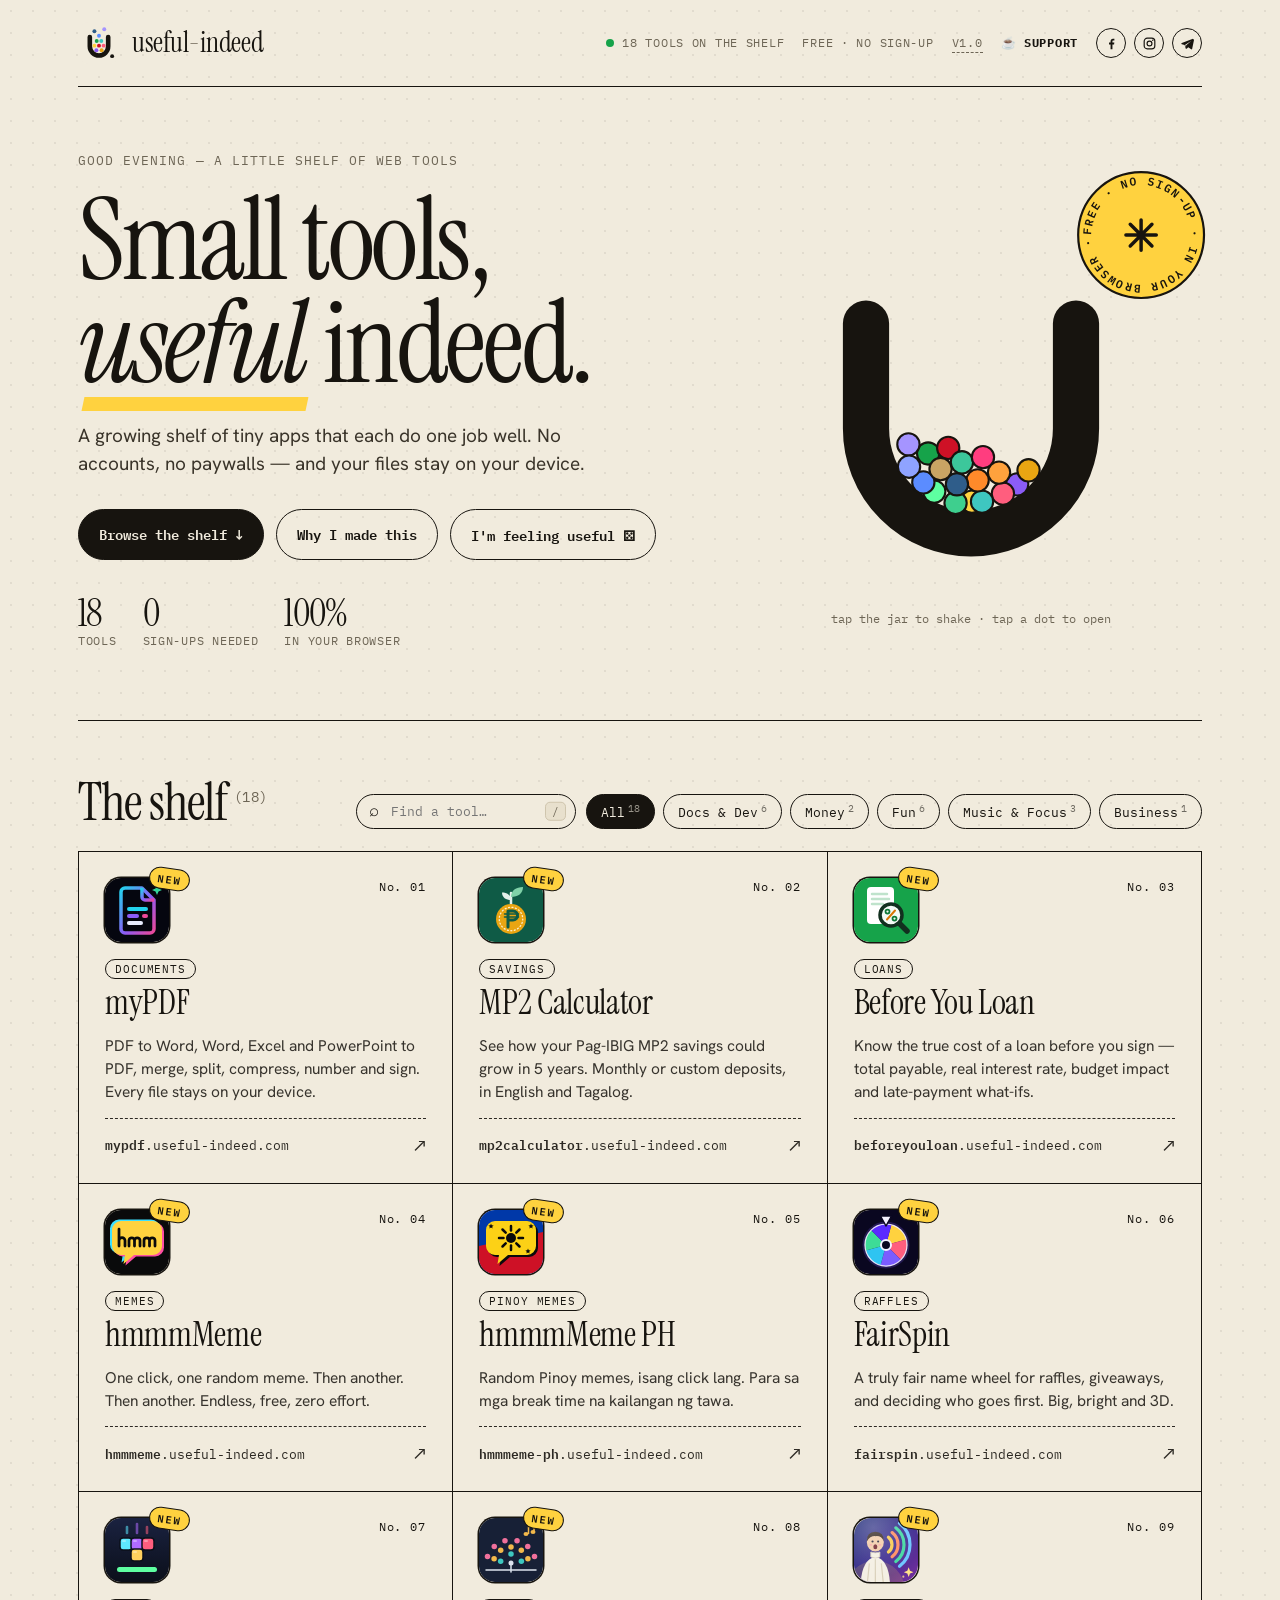
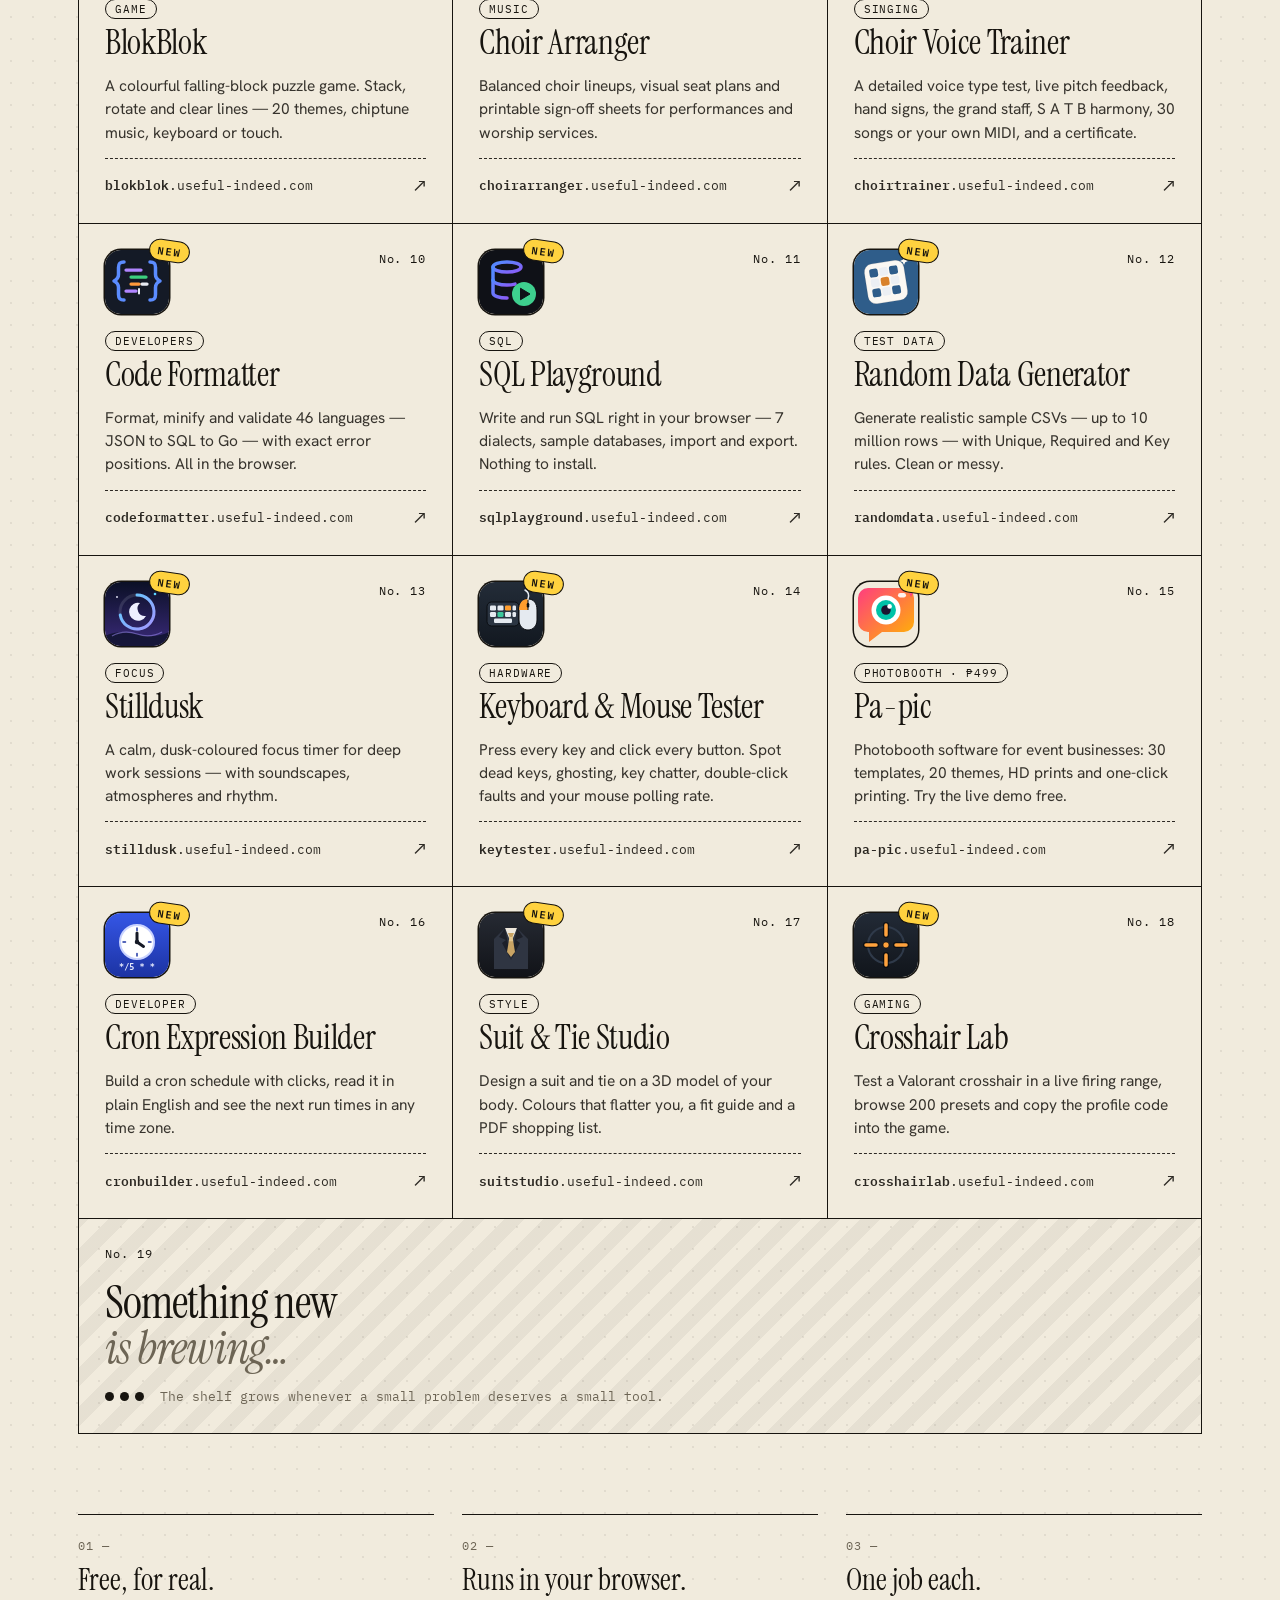
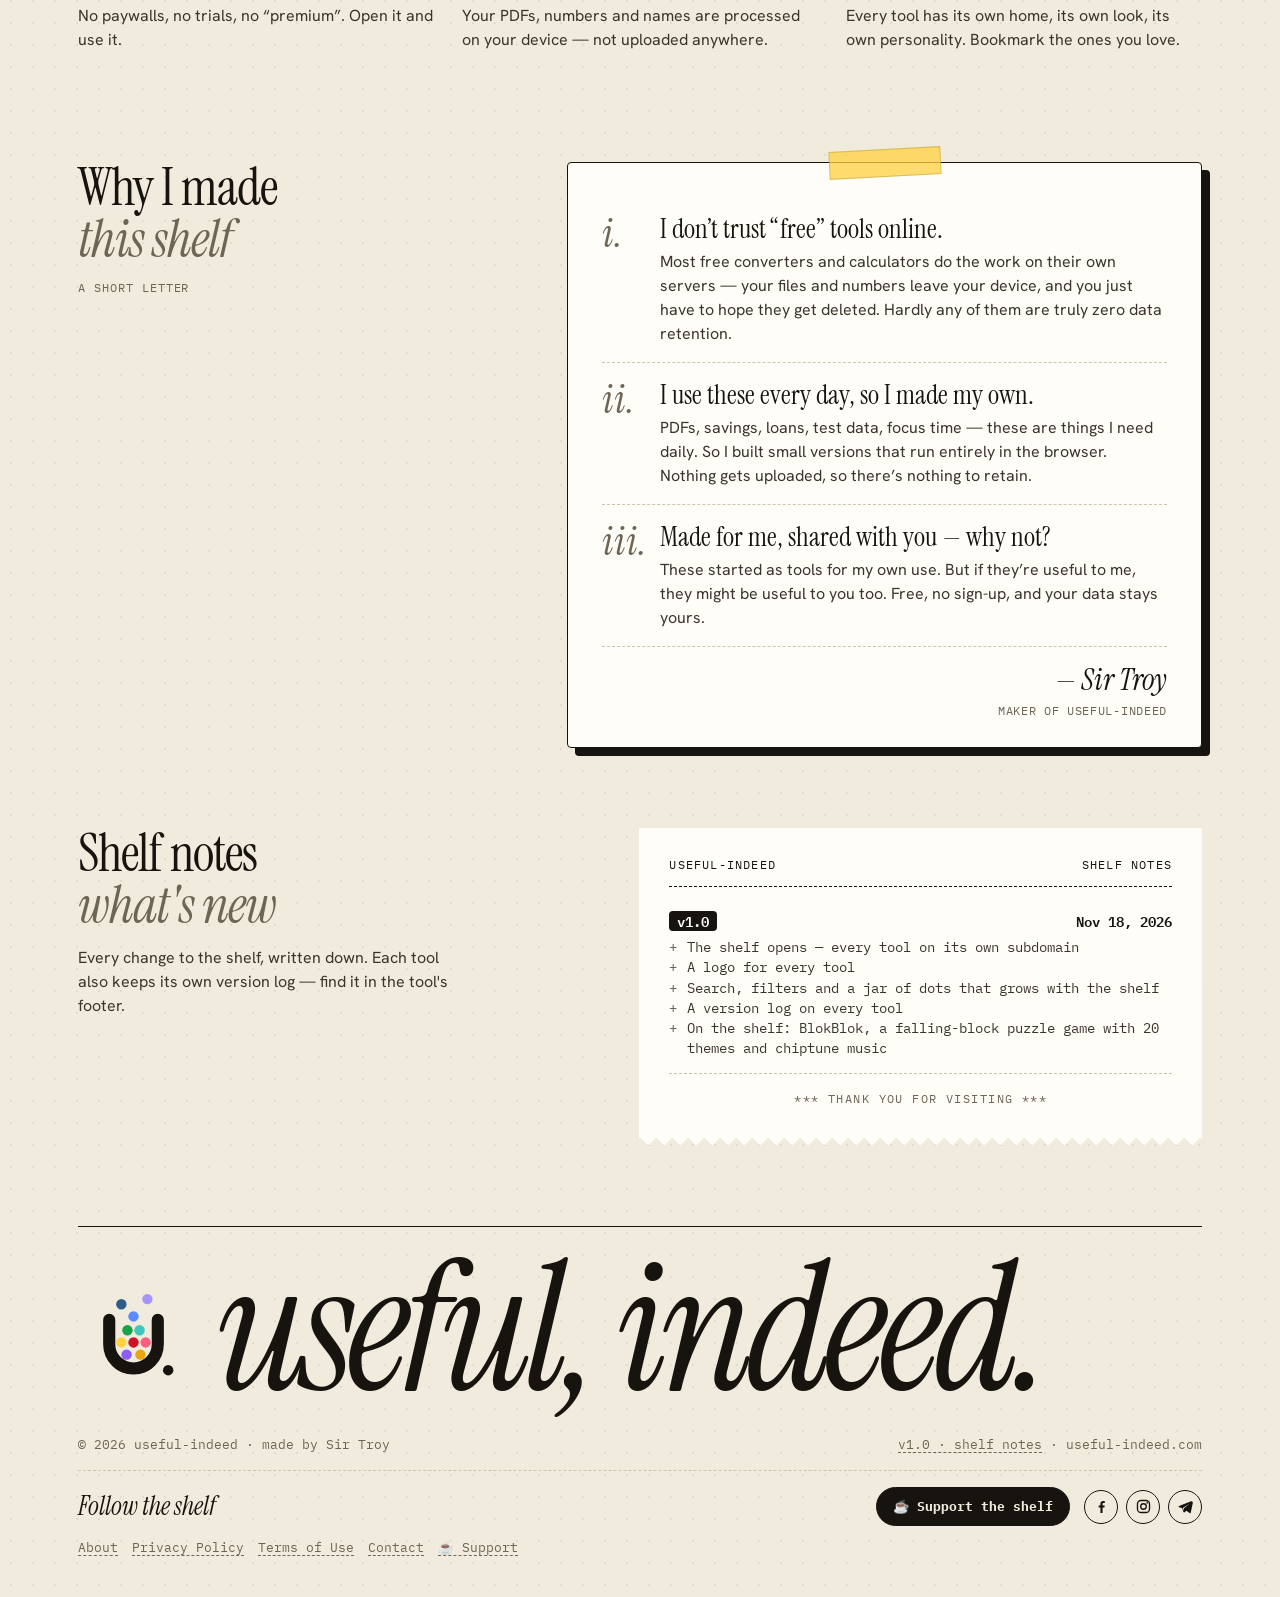
<file: index.html>
<!DOCTYPE html>
<html lang="en">
<head>
<meta charset="UTF-8">
<meta name="viewport" content="width=device-width, initial-scale=1.0">
<title>useful-indeed · small tools, useful indeed</title>
<meta name="description" content="A growing shelf of small, free web tools — PDFs, savings, loans, memes, raffles, games, choirs, code, test data and focus. No sign-up. Runs in your browser.">
<meta property="og:site_name" content="useful-indeed">
<meta property="og:title" content="useful-indeed">
<meta property="og:description" content="A growing shelf of small, free web tools. No sign-up. Runs in your browser.">
<meta property="og:url" content="https://useful-indeed.com/">
<meta property="og:type" content="website">
<meta property="og:image" content="https://useful-indeed.com/og.png">
<meta property="og:image:width" content="1200">
<meta property="og:image:height" content="630">
<meta name="twitter:card" content="summary_large_image">
<script async src="https://www.googletagmanager.com/gtag/js?id=G-9QZY61DZ0G"></script>
<script>window.dataLayer=window.dataLayer||[];function gtag(){dataLayer.push(arguments);}gtag('js',new Date());gtag('config','G-9QZY61DZ0G');</script>
<link rel="canonical" href="https://useful-indeed.com/">
<link rel="icon" type="image/svg+xml" href="logos/useful-indeed.svg">
<link rel="apple-touch-icon" href="logos/useful-indeed.svg">
<link rel="preconnect" href="https://fonts.googleapis.com">
<link rel="preconnect" href="https://fonts.gstatic.com" crossorigin>
<link href="https://fonts.googleapis.com/css2?family=Instrument+Serif:ital@0;1&family=IBM+Plex+Mono:wght@400;500;600&family=Hanken+Grotesk:wght@400;500;600;700&display=swap" rel="stylesheet">
<script src="tools.js"></script>
<script src="version-log.js"></script>
<style>
  :root{
    --paper:#f1ebdd; --paper2:#e8e0cd; --ink:#17140f; --muted:#6d6555; --line:#cfc5ad; --hi:#ffd23f;
    --serif:'Instrument Serif',Georgia,serif; --mono:'IBM Plex Mono',ui-monospace,monospace; --sans:'Hanken Grotesk',system-ui,sans-serif;
  }
  *{box-sizing:border-box;margin:0;padding:0}
  html{scroll-behavior:smooth}
  body{background:var(--paper);color:var(--ink);font-family:var(--sans);line-height:1.5;
    background-image:radial-gradient(rgba(23,20,15,.07) 1px,transparent 1px);background-size:22px 22px}
  a{color:inherit}
  ::selection{background:var(--hi)}
  .wrap{max-width:1180px;margin:0 auto;padding:0 28px}

  /* top bar */
  header.top{display:flex;align-items:center;justify-content:space-between;padding:22px 0;border-bottom:1.5px solid var(--ink)}
  .brand{display:flex;align-items:center;gap:12px;text-decoration:none}
  .brand img{width:42px;height:42px;transition:transform .5s cubic-bezier(.3,1.6,.5,1)}
  .brand:hover img{transform:rotate(-12deg)}
  .brand b{font-family:var(--serif);font-size:28px;font-weight:400;letter-spacing:-.01em}
  .brand b i{color:var(--muted)}
  .meta{font-family:var(--mono);font-size:12px;letter-spacing:.06em;text-transform:uppercase;color:var(--muted);display:flex;gap:18px;align-items:center}
  .meta .live::before{content:"";display:inline-block;width:8px;height:8px;border-radius:50%;background:#16a34a;margin-right:8px;box-shadow:0 0 0 0 rgba(22,163,74,.5);animation:pulse 2.4s infinite}
  .meta a{text-decoration:none;border-bottom:1px dashed}
  @keyframes pulse{70%{box-shadow:0 0 0 8px rgba(22,163,74,0)}100%{box-shadow:0 0 0 0 rgba(22,163,74,0)}}

  /* hero */
  .hero{display:grid;grid-template-columns:1.35fr 1fr;gap:40px;align-items:center;padding:64px 0 70px}
  .kicker{font-family:var(--mono);font-size:13px;letter-spacing:.08em;text-transform:uppercase;color:var(--muted);margin-bottom:18px}
  h1{font-family:var(--serif);font-weight:400;font-size:clamp(56px,9vw,124px);line-height:.9;letter-spacing:-.03em}
  h1 em{font-style:italic;position:relative;white-space:nowrap;z-index:0}
  h1 em::after{content:"";position:absolute;left:2%;right:0;bottom:.06em;height:.12em;background:var(--hi);z-index:-1;transform:skew(-12deg) scaleX(0);transform-origin:left;animation:mark .9s .5s cubic-bezier(.7,0,.2,1) forwards}
  @keyframes mark{to{transform:skew(-12deg) scaleX(1)}}
  .lede{font-size:19px;max-width:520px;margin-top:26px;color:#3a342a}
  .cta{display:flex;gap:12px;margin-top:30px;flex-wrap:wrap}
  .btn{font-family:var(--mono);font-size:14px;font-weight:600;border:1.5px solid var(--ink);padding:13px 20px;border-radius:999px;background:var(--ink);color:var(--paper);text-decoration:none;cursor:pointer;transition:transform .15s, box-shadow .15s}
  .btn:hover{transform:translate(-2px,-2px);box-shadow:4px 4px 0 var(--ink)}
  .btn.ghost{background:transparent;color:var(--ink)}
  .btn .die{display:inline-block;transition:transform .5s}
  .btn:hover .die{transform:rotate(180deg)}
  .stats{display:flex;gap:26px;margin-top:34px;flex-wrap:wrap;font-family:var(--mono);font-size:12px;color:var(--muted);text-transform:uppercase;letter-spacing:.06em}
  .stats b{display:block;font-family:var(--serif);font-size:38px;font-weight:400;color:var(--ink);letter-spacing:-.02em;text-transform:none;line-height:1}

  /* the jar of dots */
  .jar{position:relative;aspect-ratio:1;max-width:420px;justify-self:center;width:100%}
  .jar svg.cup{width:100%;height:100%;overflow:visible;touch-action:manipulation}
  .jar .dot{cursor:pointer}
  .jar-tip{position:absolute;left:50%;bottom:-14px;transform:translateX(-50%);font-family:var(--mono);font-size:12px;color:var(--muted);white-space:nowrap;transition:color .2s}
  .jar-tip.on{color:var(--ink);font-weight:600}
  .stamp{position:absolute;right:-6%;top:-4%;width:31%;aspect-ratio:1;animation:spin 22s linear infinite;pointer-events:none}
  .stamp text{font-family:var(--mono);font-size:10.4px;letter-spacing:1px;fill:var(--ink);font-weight:600}
  @keyframes spin{to{transform:rotate(360deg)}}

  /* shelf head */
  .shelf-head{display:grid;grid-template-columns:auto 1fr;gap:18px 30px;align-items:end;padding:20px 0 22px;border-top:1.5px solid var(--ink)}
  .shelf-head h2{font-family:var(--serif);font-weight:400;font-size:52px;line-height:1;letter-spacing:-.02em;padding-top:36px}
  .shelf-head h2 small{font-family:var(--mono);font-size:14px;color:var(--muted);letter-spacing:.04em;vertical-align:super;margin-left:6px}
  .tools-bar{display:flex;gap:10px;flex-wrap:wrap;justify-content:flex-end;align-items:center}
  .search{position:relative}
  .search input{font-family:var(--mono);font-size:13px;border:1.5px solid var(--ink);background:var(--paper);padding:8px 38px 8px 34px;border-radius:999px;width:220px;color:var(--ink);outline:none;transition:width .25s, box-shadow .2s}
  .search input:focus{width:260px;box-shadow:3px 3px 0 var(--ink)}
  .search::before{content:"⌕";position:absolute;left:13px;top:50%;transform:translateY(-52%);font-size:17px}
  .search kbd{position:absolute;right:10px;top:50%;transform:translateY(-50%);font-family:var(--mono);font-size:11px;border:1px solid var(--line);border-radius:5px;padding:0 6px;color:var(--muted);background:var(--paper2)}
  .chips{display:flex;gap:8px;flex-wrap:wrap}
  .chip{font-family:var(--mono);font-size:13px;border:1.5px solid var(--ink);background:transparent;padding:7px 14px;border-radius:999px;cursor:pointer;color:var(--ink);transition:background .15s}
  .chip sup{font-size:10px;margin-left:3px;opacity:.6}
  .chip:hover{background:var(--paper2)}
  .chip[aria-pressed="true"]{background:var(--ink);color:var(--paper)}

  /* cards */
  .grid{display:grid;grid-template-columns:repeat(3,1fr);border-top:1.5px solid var(--ink);border-left:1.5px solid var(--ink)}
  .card{--c:#333;--on:#fff;position:relative;display:flex;flex-direction:column;gap:14px;padding:26px 26px 22px;min-height:290px;
    border-right:1.5px solid var(--ink);border-bottom:1.5px solid var(--ink);text-decoration:none;background:var(--paper);
    transition:color .25s;isolation:isolate;overflow:hidden}
  .card::before{content:"";position:absolute;inset:0;background:var(--c);clip-path:circle(0% at 58px 58px);transition:clip-path .55s cubic-bezier(.7,0,.2,1);z-index:-1}
  .card:hover::before,.card:focus-visible::before{clip-path:circle(150% at 58px 58px)}
  .card:hover,.card:focus-visible{color:var(--on);outline:none}
  .card .row{display:flex;justify-content:space-between;align-items:start}
  .card .lg{position:relative}
  .card img{width:64px;height:64px;border-radius:16px;transition:transform .4s cubic-bezier(.3,1.6,.5,1);box-shadow:0 0 0 1.5px var(--ink);display:block}
  .card:hover img{transform:rotate(-8deg) scale(1.08)}
  .sticker{position:absolute;left:44px;top:-10px;font-family:var(--mono);font-size:10.5px;font-weight:600;text-transform:uppercase;letter-spacing:.06em;background:var(--hi);color:var(--ink);border:1.5px solid var(--ink);padding:2px 8px;border-radius:999px;transform:rotate(8deg);white-space:nowrap}
  .no{font-family:var(--mono);font-size:12px;letter-spacing:.08em}
  .card h3{font-family:var(--serif);font-weight:400;font-size:34px;line-height:1;letter-spacing:-.01em;margin-top:6px}
  .card p{font-size:15.5px;opacity:.85;flex:1}
  .card .url{font-family:var(--mono);font-size:12.5px;display:flex;justify-content:space-between;align-items:center;border-top:1px dashed currentColor;padding-top:12px;opacity:.9}
  .card .url b{font-weight:600}
  .card .arrow{font-size:20px;transition:transform .25s}
  .card:hover .arrow{transform:translate(4px,-4px)}
  .tag{font-family:var(--mono);font-size:11px;text-transform:uppercase;letter-spacing:.08em;border:1px solid currentColor;border-radius:999px;padding:2px 9px}
  .key{position:absolute;right:26px;top:48px;font-family:var(--mono);font-size:11px;opacity:0;transition:opacity .2s}
  .card:hover .key{opacity:.7}
  .hide{display:none!important}
  .soon{border-right:1.5px solid var(--ink);border-bottom:1.5px solid var(--ink);padding:26px;display:flex;flex-direction:column;justify-content:space-between;gap:16px;min-height:200px;
    background:repeating-linear-gradient(-45deg,transparent 0 14px,rgba(23,20,15,.05) 14px 28px);grid-column:span var(--s3,1)}
  .soon h3{font-family:var(--serif);font-weight:400;font-size:46px;line-height:1;letter-spacing:-.02em}
  .soon h3 i{color:var(--muted)}
  .soon p{font-family:var(--mono);font-size:13px;color:var(--muted)}
  .soon .bub{display:inline-flex;gap:6px}
  .soon .bub span{width:9px;height:9px;border-radius:50%;background:var(--ink);animation:bub 1.4s infinite ease-in-out}
  .soon .bub span:nth-child(2){animation-delay:.2s}.soon .bub span:nth-child(3){animation-delay:.4s}
  @keyframes bub{0%,80%,100%{transform:translateY(0);opacity:.35}40%{transform:translateY(-7px);opacity:1}}
  .empty{grid-column:1/-1;border-right:1.5px solid var(--ink);border-bottom:1.5px solid var(--ink);padding:50px 26px;text-align:center;font-family:var(--serif);font-size:32px}
  .empty small{display:block;font-family:var(--mono);font-size:13px;color:var(--muted);margin-top:8px}

  /* reveal */
  .rv{opacity:0;transform:translateY(18px);transition:opacity .6s ease, transform .6s cubic-bezier(.2,.7,.2,1);transition-delay:var(--dl,0s)}
  .rv.in{opacity:1;transform:none}

  /* promises */
  .promises{display:grid;grid-template-columns:repeat(3,1fr);gap:28px;padding:80px 0 30px}
  .promises div{border-top:1.5px solid var(--ink);padding-top:18px}
  .promises .ic{font-family:var(--mono);font-size:12px;color:var(--muted);letter-spacing:.08em}
  .promises b{font-family:var(--serif);font-weight:400;font-size:30px;display:block;line-height:1.1;margin:6px 0 8px}
  .promises p{color:#3a342a}

  /* shelf notes (receipt) */
  .notes{display:grid;grid-template-columns:1fr 1.1fr;gap:50px;align-items:start;padding:70px 0 20px}
  .notes h2{font-family:var(--serif);font-weight:400;font-size:52px;line-height:1;letter-spacing:-.02em}
  .notes h2 i{color:var(--muted)}
  .notes .sub{margin-top:14px;color:#3a342a;max-width:380px}
  .receipt{position:relative;background:#fffdf7;padding:28px 30px 38px;font-family:var(--mono);font-size:13.5px;transform:rotate(-1.2deg);
    box-shadow:0 1px 0 var(--line),0 18px 40px -18px rgba(23,20,15,.35);
    -webkit-mask:conic-gradient(from -45deg at bottom,#0000,#000 1deg 89deg,#0000 90deg) bottom/16px 51% repeat-x,linear-gradient(#000 0 0) top/100% calc(100% - 8px) no-repeat;
            mask:conic-gradient(from -45deg at bottom,#0000,#000 1deg 89deg,#0000 90deg) bottom/16px 51% repeat-x,linear-gradient(#000 0 0) top/100% calc(100% - 8px) no-repeat}
  .receipt .rh{display:flex;justify-content:space-between;text-transform:uppercase;letter-spacing:.1em;font-size:12px;border-bottom:1.5px dashed var(--ink);padding-bottom:12px;margin-bottom:14px}
  .receipt .en{padding:10px 0 14px;border-bottom:1px dashed var(--line)}
  .receipt .en:last-of-type{border-bottom:0}
  .receipt .vh{display:flex;justify-content:space-between;font-weight:600;margin-bottom:6px}
  .receipt .vh span:first-child{background:var(--ink);color:#fffdf7;padding:0 8px;border-radius:4px}
  .receipt ul{list-style:none}
  .receipt li{padding-left:18px;position:relative;color:#3a342a}
  .receipt li::before{content:"+";position:absolute;left:0;color:var(--muted)}
  .receipt .thx{text-align:center;margin-top:16px;font-size:12px;letter-spacing:.12em;text-transform:uppercase;color:var(--muted)}


  /* why I made this */
  .why{display:grid;grid-template-columns:.9fr 1.3fr;gap:50px;padding:80px 0 10px;align-items:start}
  .why h2{font-family:var(--serif);font-weight:400;font-size:52px;line-height:1;letter-spacing:-.02em}
  .why h2 i{color:var(--muted)}
  .why h2 small{display:block;font-family:var(--mono);font-size:12px;letter-spacing:.08em;text-transform:uppercase;color:var(--muted);margin-top:16px}
  .letter{background:#fffdf7;border:1.5px solid var(--ink);border-radius:4px;padding:34px 34px 28px;box-shadow:8px 8px 0 var(--ink);position:relative}
  .letter::before{content:"";position:absolute;top:-14px;left:50%;width:110px;height:26px;transform:translateX(-50%) rotate(-3deg);background:rgba(255,210,63,.75);border:1px solid rgba(23,20,15,.15)}
  .letter .pt{display:grid;grid-template-columns:44px 1fr;gap:6px 14px;padding:16px 0;border-bottom:1px dashed var(--line)}
  .letter .pt:last-of-type{border-bottom:0}
  .letter .pt span{font-family:var(--serif);font-style:italic;font-size:40px;line-height:1;color:var(--muted)}
  .letter .pt b{font-family:var(--serif);font-weight:400;font-size:27px;line-height:1.15;display:block;margin-bottom:6px}
  .letter .pt p{color:#3a342a}
  .letter .sig{font-family:var(--serif);font-style:italic;font-size:30px;text-align:right;margin-top:10px}
  .letter .sig small{display:block;font-family:var(--mono);font-style:normal;font-size:11.5px;color:var(--muted);letter-spacing:.06em;text-transform:uppercase}
  footer .legal a{margin-left:14px}
  .brand b{white-space:nowrap}

  /* social */
  .social{display:inline-flex;gap:8px;align-items:center}
  .meta a.supp{border-bottom:0;font-weight:700;color:var(--ink)}
  footer .suppbtn{margin-left:auto;font-family:var(--mono);font-size:13px;font-weight:700;color:var(--paper);background:var(--ink);text-decoration:none;padding:9px 16px;border-radius:999px;border:1.5px solid var(--ink);transition:transform .2s,box-shadow .2s}
  footer .suppbtn:hover{transform:translate(-2px,-2px);box-shadow:3px 3px 0 var(--ink)}
  @media (max-width:600px){footer .suppbtn{margin-left:0}}
  .social a{width:34px;height:34px;border-radius:50%;border:1.5px solid var(--ink);display:grid;place-items:center;color:var(--ink);text-decoration:none;background:var(--paper);transition:transform .2s,background .2s,color .2s,box-shadow .2s}
  .social a:hover{background:var(--ink);color:var(--paper);transform:translate(-2px,-2px);box-shadow:3px 3px 0 var(--ink)}
  .social svg{width:17px;height:17px}
  .meta .social a{width:30px;height:30px}.meta .social svg{width:15px;height:15px}
  footer .follow{display:flex;align-items:center;gap:14px;width:100%;justify-content:space-between;flex-wrap:wrap;border-top:1px dashed var(--line);padding-top:16px;margin-top:4px}
  footer .follow b{font-family:var(--serif);font-weight:400;font-style:italic;font-size:26px;color:var(--ink)}
  footer{border-top:1.5px solid var(--ink);margin-top:60px;padding:26px 0 40px;display:flex;justify-content:space-between;flex-wrap:wrap;gap:12px;font-family:var(--mono);font-size:12.5px;color:var(--muted)}
  footer .big{font-family:var(--serif);font-size:clamp(60px,14vw,190px);color:var(--ink);line-height:.85;letter-spacing:-.04em;width:100%;font-style:italic;margin-bottom:18px;display:flex;align-items:flex-end;gap:.15em}
  footer .big img{width:.62em;height:.62em;margin-bottom:.08em}
  footer a{text-decoration:none;border-bottom:1px dashed}

  @media (max-width:900px){
    .hero{grid-template-columns:1fr;padding-top:40px}
    .jar{max-width:300px}
    .grid{grid-template-columns:repeat(2,1fr)}
    .soon{grid-column:span var(--s2,1)}
    .promises,.notes,.why{grid-template-columns:1fr}
    .letter{padding:26px 22px 22px;box-shadow:5px 5px 0 var(--ink)}
    .brand b{font-size:24px}
    .meta .hide-m,.meta .live{display:none}
    .shelf-head{grid-template-columns:1fr}
    .tools-bar{justify-content:flex-start}
  }
  @media (max-width:600px){ header.top{flex-wrap:wrap;gap:12px 16px} .meta{flex-wrap:wrap;gap:10px 14px} .grid{grid-template-columns:1fr} .soon{grid-column:auto} .card{min-height:0} .search input,.search input:focus{width:100%} .search{flex:1 1 100%} }
  @media (prefers-reduced-motion:reduce){ *{animation:none!important;transition:none!important} .rv{opacity:1;transform:none} h1 em::after{transform:skew(-12deg)} }
</style>
<script type="application/ld+json">{"@context":"https://schema.org","@type":"Organization","name":"useful-indeed","url":"https://useful-indeed.com","logo":"https://useful-indeed.com/logos/useful-indeed.svg","sameAs":["https://www.facebook.com/usefulindeed","https://www.instagram.com/usefulindeed/","https://t.me/usefulindeed"]}</script>
<meta name="google-adsense-account" content="ca-pub-4427223480429053">
</head>
<body>
<div class="wrap">
  <header class="top">
    <a class="brand" href="./"><img src="logos/useful-indeed.svg" alt=""><b>useful<i>-</i>indeed</b></a>
    <div class="meta"><span class="live"><span id="nLive">–</span> tools on the shelf</span><span class="hide-m">free · no sign-up</span><a href="#notes" class="hide-m" id="verLink">v–</a><a href="https://ko-fi.com/usefulindeed" class="supp" data-ui-support>&#9749; Support</a><div class="social" aria-label="useful-indeed on social media">
        <a href="https://www.facebook.com/usefulindeed" target="_blank" rel="noopener" aria-label="Facebook" title="Facebook"><svg viewBox="0 0 24 24" aria-hidden="true"><path fill="currentColor" d="M13.5 21v-7.5h2.6l.4-3h-3V8.6c0-.9.3-1.5 1.5-1.5h1.6V4.4c-.3 0-1.2-.1-2.3-.1-2.3 0-3.8 1.4-3.8 3.9v2.3H8v3h2.5V21h3z"/></svg></a>
        <a href="https://www.instagram.com/usefulindeed/" target="_blank" rel="noopener" aria-label="Instagram" title="Instagram"><svg viewBox="0 0 24 24" aria-hidden="true"><rect x="3.5" y="3.5" width="17" height="17" rx="5" fill="none" stroke="currentColor" stroke-width="1.9"/><circle cx="12" cy="12" r="3.9" fill="none" stroke="currentColor" stroke-width="1.9"/><circle cx="17.2" cy="6.8" r="1.2" fill="currentColor"/></svg></a>
        <a href="https://t.me/usefulindeed" target="_blank" rel="noopener" aria-label="Telegram" title="Telegram"><svg viewBox="0 0 24 24" aria-hidden="true"><path fill="currentColor" d="M20.7 4.3 2.9 11.2c-1 .4-1 1.6.1 1.9l4.4 1.4 1.7 5.3c.2.7 1.1.9 1.6.4l2.5-2.3 4.6 3.4c.6.4 1.4.1 1.6-.6l3-14.2c.2-.9-.7-1.6-1.7-1.2zM9.9 14.6l-.4 3.4-1.2-3.9 9.6-6.3-8 6.8z"/></svg></a>
      </div></div>
  </header>

  <section class="hero">
    <div>
      <div class="kicker" id="kicker">A little shelf of web tools</div>
      <h1>Small tools,<br><em>useful</em> indeed.</h1>
      <p class="lede">A growing shelf of tiny apps that each do one job well. No accounts, no paywalls — and your files stay on your device.</p>
      <div class="cta">
        <a class="btn" href="#shelf">Browse the shelf ↓</a>
        <a class="btn ghost" href="#why">Why I made this</a>
        <button class="btn ghost" id="lucky" type="button">I'm feeling useful <span class="die">⚄</span></button>
      </div>
      <div class="stats">
        <div><b id="sTools">0</b>tools</div>
        <div><b>0</b>sign-ups needed</div>
        <div><b id="sPct">0%</b>in your browser</div>
      </div>
    </div>
    <div class="jar">
      <svg class="cup" viewBox="0 0 400 400" id="jarSvg" role="img" aria-label="A jar of coloured dots, one per tool">
        <path d="M100 130v100a100 100 0 0 0 200 0V130" fill="none" stroke="#17140f" stroke-width="44" stroke-linecap="round"/>
        <g id="dots"></g>
      </svg>
      <svg class="stamp" viewBox="0 0 120 120" aria-hidden="true">
        <defs><path id="circ" d="M60 60m-46 0a46 46 0 1 1 92 0a46 46 0 1 1-92 0"/></defs>
        <circle cx="60" cy="60" r="58" fill="#ffd23f" stroke="#17140f" stroke-width="2"/>
        <text><textPath href="#circ" textLength="286" lengthAdjust="spacing">FREE · NO SIGN-UP · IN YOUR BROWSER ·</textPath></text>
        <path d="M60 46v28M46 60h28M50 50l20 20M70 50L50 70" stroke="#17140f" stroke-width="3.2" stroke-linecap="round"/>
      </svg>
      <div class="jar-tip" id="jarTip">tap the jar to shake · tap a dot to open</div>
    </div>
  </section>
</div>

<div class="wrap" id="shelf">
  <div class="shelf-head">
    <h2>The shelf<small id="nShelf"></small></h2>
    <div class="tools-bar">
      <label class="search"><input id="q" type="search" placeholder="Find a tool…" aria-label="Search tools" autocomplete="off"><kbd>/</kbd></label>
      <div class="chips" id="chips" role="group" aria-label="Filter"></div>
    </div>
  </div>
  <div class="grid" id="grid"></div>

  <section class="promises">
    <div class="rv"><span class="ic">01 —</span><b>Free, for real.</b><p>No paywalls, no trials, no “premium”. Open it and use it.</p></div>
    <div class="rv" style="--dl:.1s"><span class="ic">02 —</span><b>Runs in your browser.</b><p>Your PDFs, numbers and names are processed on your device — not uploaded anywhere.</p></div>
    <div class="rv" style="--dl:.2s"><span class="ic">03 —</span><b>One job each.</b><p>Every tool has its own home, its own look, its own personality. Bookmark the ones you love.</p></div>
  </section>

  <section class="why" id="why">
    <h2 class="rv">Why I made<br><i>this shelf</i><small>a short letter</small></h2>
    <div class="letter rv" style="--dl:.1s">
      <div class="pt"><span>i.</span><div><b>I don’t trust “free” tools online.</b><p>Most free converters and calculators do the work on their own servers — your files and numbers leave your device, and you just have to hope they get deleted. Hardly any of them are truly zero data retention.</p></div></div>
      <div class="pt"><span>ii.</span><div><b>I use these every day, so I made my own.</b><p>PDFs, savings, loans, test data, focus time — these are things I need daily. So I built small versions that run entirely in the browser. Nothing gets uploaded, so there’s nothing to retain.</p></div></div>
      <div class="pt"><span>iii.</span><div><b>Made for me, shared with you — why not?</b><p>These started as tools for my own use. But if they’re useful to me, they might be useful to you too. Free, no sign-up, and your data stays yours.</p></div></div>
      <div class="sig">— Sir Troy<small>maker of useful-indeed</small></div>
    </div>
  </section>

  <section class="notes" id="notes">
    <div class="rv">
      <h2>Shelf notes<br><i>what's new</i></h2>
      <p class="sub">Every change to the shelf, written down. Each tool also keeps its own version log — find it in the tool's footer.</p>
    </div>
    <div class="receipt rv" style="--dl:.1s" id="receipt"></div>
  </section>

  <footer>
    <div class="big"><img src="logos/useful-indeed.svg" alt="">useful, indeed.</div>
    <span>© <span id="yr">2026</span> useful-indeed · made by Sir Troy</span>
    <span><a href="#notes" id="verLink2">v–</a> · useful-indeed.com</span>
    <div class="follow"><b>Follow the shelf</b><a class="suppbtn" href="https://ko-fi.com/usefulindeed" data-ui-support>&#9749; Support the shelf</a><div class="social" aria-label="useful-indeed on social media">
        <a href="https://www.facebook.com/usefulindeed" target="_blank" rel="noopener" aria-label="Facebook" title="Facebook"><svg viewBox="0 0 24 24" aria-hidden="true"><path fill="currentColor" d="M13.5 21v-7.5h2.6l.4-3h-3V8.6c0-.9.3-1.5 1.5-1.5h1.6V4.4c-.3 0-1.2-.1-2.3-.1-2.3 0-3.8 1.4-3.8 3.9v2.3H8v3h2.5V21h3z"/></svg></a>
        <a href="https://www.instagram.com/usefulindeed/" target="_blank" rel="noopener" aria-label="Instagram" title="Instagram"><svg viewBox="0 0 24 24" aria-hidden="true"><rect x="3.5" y="3.5" width="17" height="17" rx="5" fill="none" stroke="currentColor" stroke-width="1.9"/><circle cx="12" cy="12" r="3.9" fill="none" stroke="currentColor" stroke-width="1.9"/><circle cx="17.2" cy="6.8" r="1.2" fill="currentColor"/></svg></a>
        <a href="https://t.me/usefulindeed" target="_blank" rel="noopener" aria-label="Telegram" title="Telegram"><svg viewBox="0 0 24 24" aria-hidden="true"><path fill="currentColor" d="M20.7 4.3 2.9 11.2c-1 .4-1 1.6.1 1.9l4.4 1.4 1.7 5.3c.2.7 1.1.9 1.6.4l2.5-2.3 4.6 3.4c.6.4 1.4.1 1.6-.6l3-14.2c.2-.9-.7-1.6-1.7-1.2zM9.9 14.6l-.4 3.4-1.2-3.9 9.6-6.3-8 6.8z"/></svg></a>
      </div></div>
    <span class="legal" style="width:100%"><a href="about.html" style="margin-left:0">About</a><a href="privacy.html">Privacy Policy</a><a href="terms.html">Terms of Use</a><a href="contact.html">Contact</a><a href="https://ko-fi.com/usefulindeed" data-ui-support>&#9749; Support</a></span>
  </footer>
</div>

<script>
(()=>{
// "New" sticker: shown automatically for 2 months after a tool's "added" date, then it disappears.
// A badge set by hand in tools.js (e.g. "Updated") always wins.
const NEW_MONTHS=2;
const isNew=d=>{const m=/^(\d{4})-(\d{2})-(\d{2})$/.exec(d||"");if(!m)return false;const end=new Date(+m[1],+m[2]-1+NEW_MONTHS,+m[3]);return new Date()<end;};
const TOOLS=(window.USEFUL_TOOLS||[]).filter(t=>t&&t.id).map(t=>({...t,badge:t.badge||(isNew(t.added)?"New":"")}));
const LOG=(window.USEFUL_VERSION_LOG||{entries:[]}).entries||[];
const N=TOOLS.length;
const url=t=>t.href||`https://${t.id}.useful-indeed.com`;
const esc=s=>String(s).replace(/[&<>"']/g,c=>({"&":"&amp;","<":"&lt;",">":"&gt;",'"':"&quot;","'":"&#39;"}[c]));
const reduce=matchMedia("(prefers-reduced-motion: reduce)").matches;
const $=id=>document.getElementById(id);

// counts + greeting
$("nLive").textContent=N; $("nShelf").textContent=`(${N})`;
$("yr").textContent=Math.max(2026,new Date().getFullYear());
const v=LOG[0]?("v"+LOG[0].version):""; $("verLink").textContent=v; $("verLink2").textContent=v+" · shelf notes";
const h=new Date().getHours();
$("kicker").textContent=(h<5?"Up late? ":h<12?"Good morning — ":h<18?"Good afternoon — ":"Good evening — ")+"a little shelf of web tools";
function countUp(el,to,suf=""){if(reduce){el.textContent=to+suf;return}let s=null;const d=1100;
  const f=t=>{s??=t;const p=Math.min(1,(t-s)/d),e=1-Math.pow(1-p,3);el.textContent=Math.round(to*e)+suf;if(p<1)requestAnimationFrame(f)};requestAnimationFrame(f)}
countUp($("sTools"),N); countUp($("sPct"),100,"%");

// cards
const grid=$("grid");
grid.innerHTML=TOOLS.map((t,i)=>`
 <a class="card rv" data-cat="${esc(t.cat)}" data-q="${esc((t.name+" "+t.tag+" "+t.cat+" "+t.d+" "+t.id).toLowerCase())}" href="${url(t)}" style="--c:${t.c};--on:${t.on};--dl:${(i%3)*.08}s">
  <div class="row"><span class="lg"><img src="logos/${esc(t.id)}.svg" alt="${esc(t.name)} logo" width="64" height="64">${t.badge?`<span class="sticker">${esc(t.badge)}</span>`:""}</span><span class="no">No. ${String(i+1).padStart(2,"0")}</span></div>
  <div><span class="tag">${esc(t.tag)}</span><h3>${esc(t.name)}</h3></div>
  <p>${esc(t.d)}</p>
  ${i<9?`<span class="key">press ${i+1}</span>`:""}
  <div class="url"><span><b>${esc(t.id)}</b>.useful-indeed.com</span><span class="arrow">↗</span></div>
 </a>`).join("")+
 `<div class="soon rv" id="soon"><span class="no">No. ${String(N+1).padStart(2,"0")}</span><h3>Something new<br><i>is brewing…</i></h3><p><span class="bub"><span></span><span></span><span></span></span>&nbsp; The shelf grows whenever a small problem deserves a small tool.</p></div>
 <div class="empty hide" id="empty">Nothing on the shelf like that — yet.<small>Try another word, or clear the search.</small></div>`;
// the "brewing" tile fills the rest of the last row
const soon=$("soon");
soon.style.setProperty("--s3",(3-N%3)||3); soon.style.setProperty("--s2",(2-N%2)||2);

// filters (built from the categories in tools.js)
const cats=[...new Set(TOOLS.map(t=>t.cat))];
let cat="all";
$("chips").innerHTML=[["all","All",N],...cats.map(c=>[c,c,TOOLS.filter(t=>t.cat===c).length])]
  .map(([k,l,n])=>`<button class="chip" data-f="${esc(k)}" aria-pressed="${k==="all"}">${esc(l)}<sup>${n}</sup></button>`).join("");
function apply(){
  const q=$("q").value.trim().toLowerCase();let shown=0;
  grid.querySelectorAll(".card").forEach(c=>{const ok=(cat==="all"||c.dataset.cat===cat)&&(!q||c.dataset.q.includes(q));c.classList.toggle("hide",!ok);if(ok){shown++;c.classList.add("in")}});
  soon.classList.toggle("hide",cat!=="all"||!!q); $("empty").classList.toggle("hide",shown>0);
}
$("chips").addEventListener("click",e=>{const b=e.target.closest(".chip");if(!b)return;cat=b.dataset.f;
  $("chips").querySelectorAll(".chip").forEach(x=>x.setAttribute("aria-pressed",x===b));apply();});
$("q").addEventListener("input",apply);

// lucky + keyboard
$("lucky").onclick=()=>{if(N)location.href=url(TOOLS[Math.floor(Math.random()*N)]);};
addEventListener("keydown",e=>{
  if(e.metaKey||e.ctrlKey||e.altKey)return;
  if(/input|textarea/i.test(e.target.tagName)){if(e.key==="Escape"){e.target.value="";apply();e.target.blur()}return;}
  if(e.key==="/"){e.preventDefault();$("q").focus();return;}
  const n="123456789".indexOf(e.key); if(n>-1&&TOOLS[n]) location.href=url(TOOLS[n]);
});

// shelf notes receipt
const fmt=d=>{try{return new Date(d+"T00:00:00").toLocaleDateString("en-US",{month:"short",day:"numeric",year:"numeric"})}catch(e){return d}};
$("receipt").innerHTML=`<div class="rh"><span>useful-indeed</span><span>shelf notes</span></div>`+
  LOG.map(e=>`<div class="en"><div class="vh"><span>v${esc(e.version)}</span><span>${esc(fmt(e.date))}</span></div><ul>${(e.notes||[]).map(n=>`<li>${esc(n)}</li>`).join("")}</ul></div>`).join("")+
  `<div class="thx">*** thank you for visiting ***</div>`;

// reveal on scroll
if(reduce||!("IntersectionObserver" in window))document.querySelectorAll(".rv").forEach(el=>el.classList.add("in"));
else{const io=new IntersectionObserver(es=>es.forEach(en=>{if(en.isIntersecting){en.target.classList.add("in");io.unobserve(en.target)}}),{threshold:.12});
  document.querySelectorAll(".rv").forEach(el=>io.observe(el));}

// jar of dots — one per tool, gentle physics
const NS="http://www.w3.org/2000/svg",g=$("dots"),tip=$("jarTip"),tipText=tip.textContent;
const R=Math.max(7,Math.min(14,13*Math.sqrt(12/Math.max(N,1)))),D=R*2;
const P=TOOLS.map((t,i)=>{
  const el=document.createElementNS(NS,"circle");
  el.setAttribute("r",R);el.setAttribute("fill",t.dot);el.setAttribute("class","dot");
  el.setAttribute("stroke","#17140f");el.setAttribute("stroke-width","2");
  el.addEventListener("click",()=>location.href=url(t));
  el.addEventListener("pointerenter",()=>{tip.textContent="→ "+t.name;tip.classList.add("on");el.setAttribute("r",R*1.25)});
  el.addEventListener("pointerleave",()=>{tip.textContent=tipText;tip.classList.remove("on");el.setAttribute("r",R)});
  g.appendChild(el);
  return {x:145+(i*37)%110,y:40-i*16,vx:(Math.random()-.5)*2,vy:0,el};
});
function step(){
  for(const p of P){
    p.vy+=0.35;p.x+=p.vx;p.y+=p.vy;p.vx*=0.995;
    if(p.y>230){const dx=p.x-200,dy=p.y-230,d=Math.hypot(dx,dy),lim=78-R;
      if(d>lim){const nx=dx/d,ny=dy/d;p.x=200+nx*lim;p.y=230+ny*lim;const vn=p.vx*nx+p.vy*ny;if(vn>0){p.vx-=1.6*vn*nx;p.vy-=1.6*vn*ny;}}}
    const lo=122+R,hi=278-R;
    if(p.x<lo){p.x=lo;p.vx=Math.abs(p.vx)*.6} if(p.x>hi){p.x=hi;p.vx=-Math.abs(p.vx)*.6}
  }
  for(let i=0;i<P.length;i++)for(let j=i+1;j<P.length;j++){
    const a=P[i],b=P[j],dx=b.x-a.x,dy=b.y-a.y,d=Math.hypot(dx,dy)||.01;
    if(d<D){const o=(D-d)/2,nx=dx/d,ny=dy/d;a.x-=nx*o;a.y-=ny*o;b.x+=nx*o;b.y+=ny*o;
      const rv=(b.vx-a.vx)*nx+(b.vy-a.vy)*ny;if(rv<0){a.vx+=rv*nx*.5;a.vy+=rv*ny*.5;b.vx-=rv*nx*.5;b.vy-=rv*ny*.5;}}
  }
  for(const p of P){p.el.setAttribute("cx",p.x.toFixed(1));p.el.setAttribute("cy",p.y.toFixed(1));}
}
function loop(){step();requestAnimationFrame(loop)}
if(reduce){for(let k=0;k<500;k++)step()}else loop();
$("jarSvg").addEventListener("pointerdown",e=>{if(e.target.classList.contains("dot"))return;
  P.forEach(p=>{p.vy-=7+Math.random()*5;p.vx+=(Math.random()-.5)*6});});
})();
</script>
<script src="useful-indeed/badge.js" defer></script>
</body>
</html>
</file>
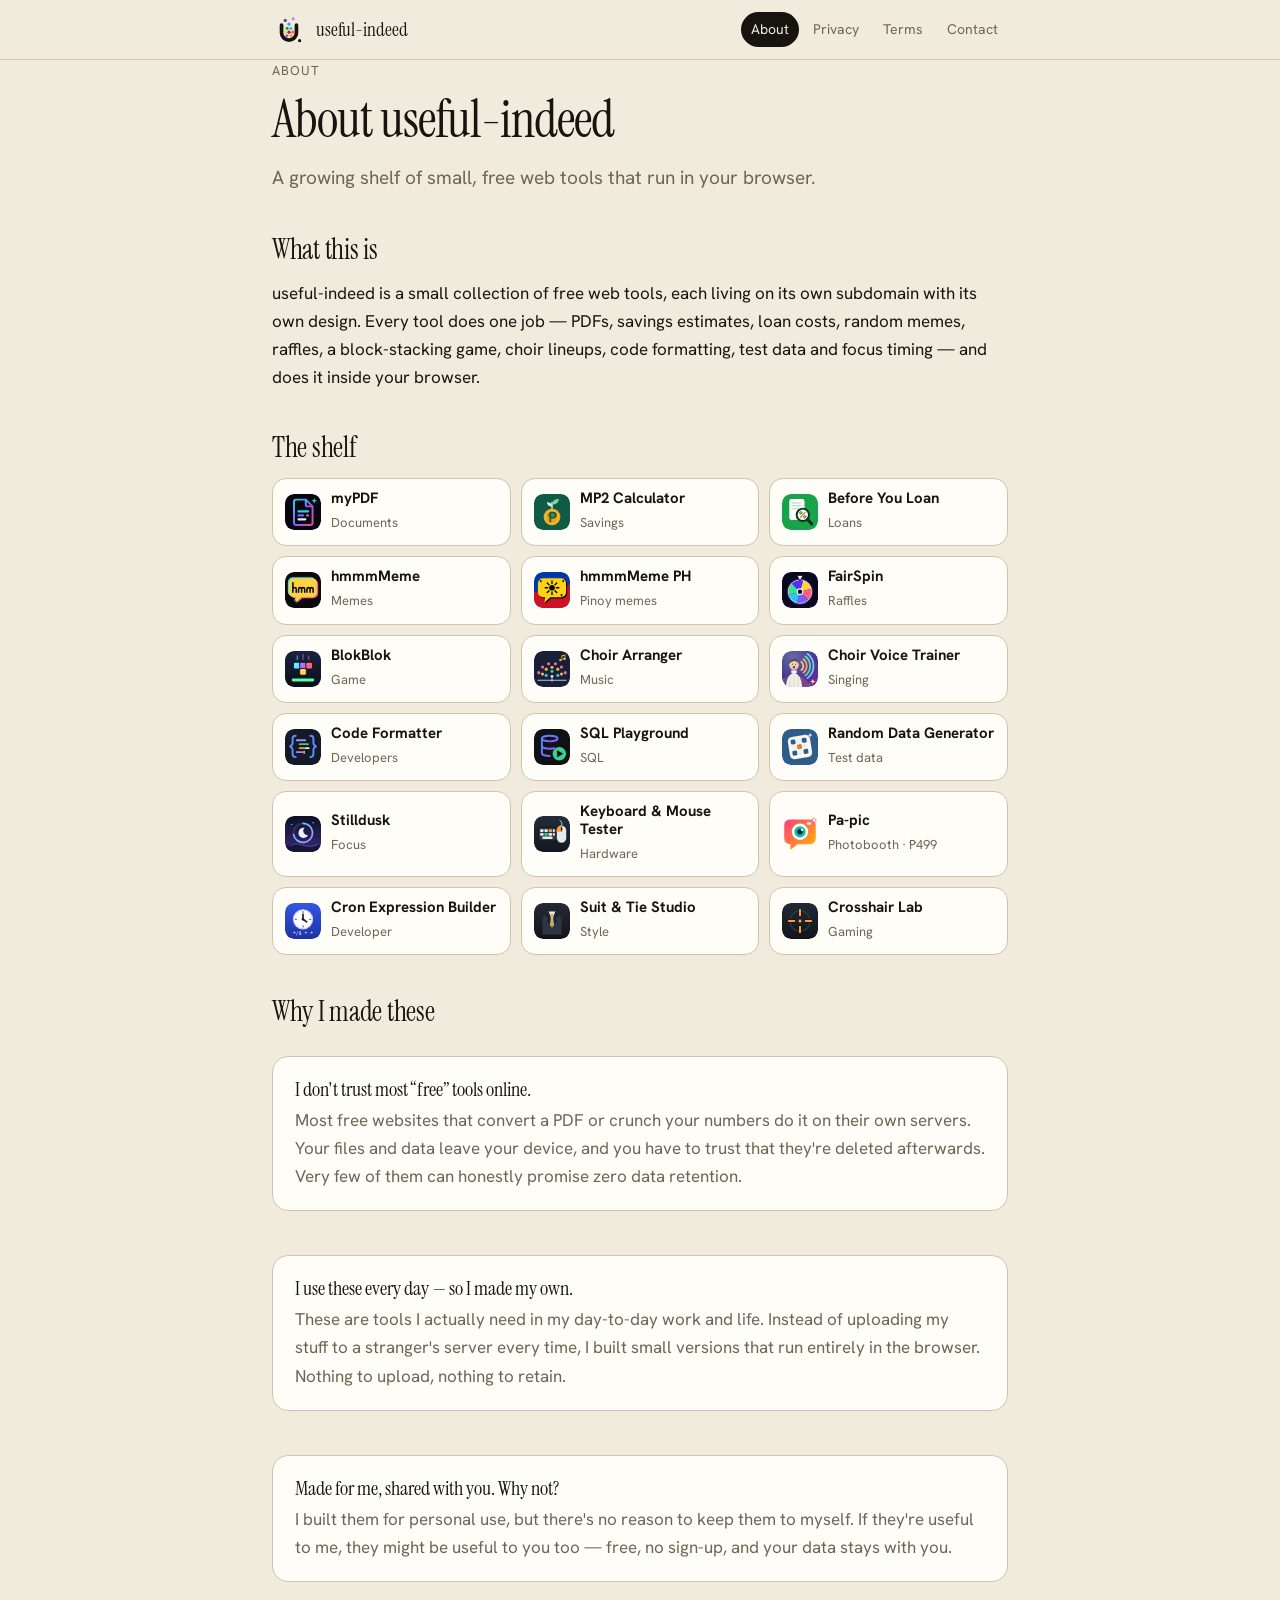
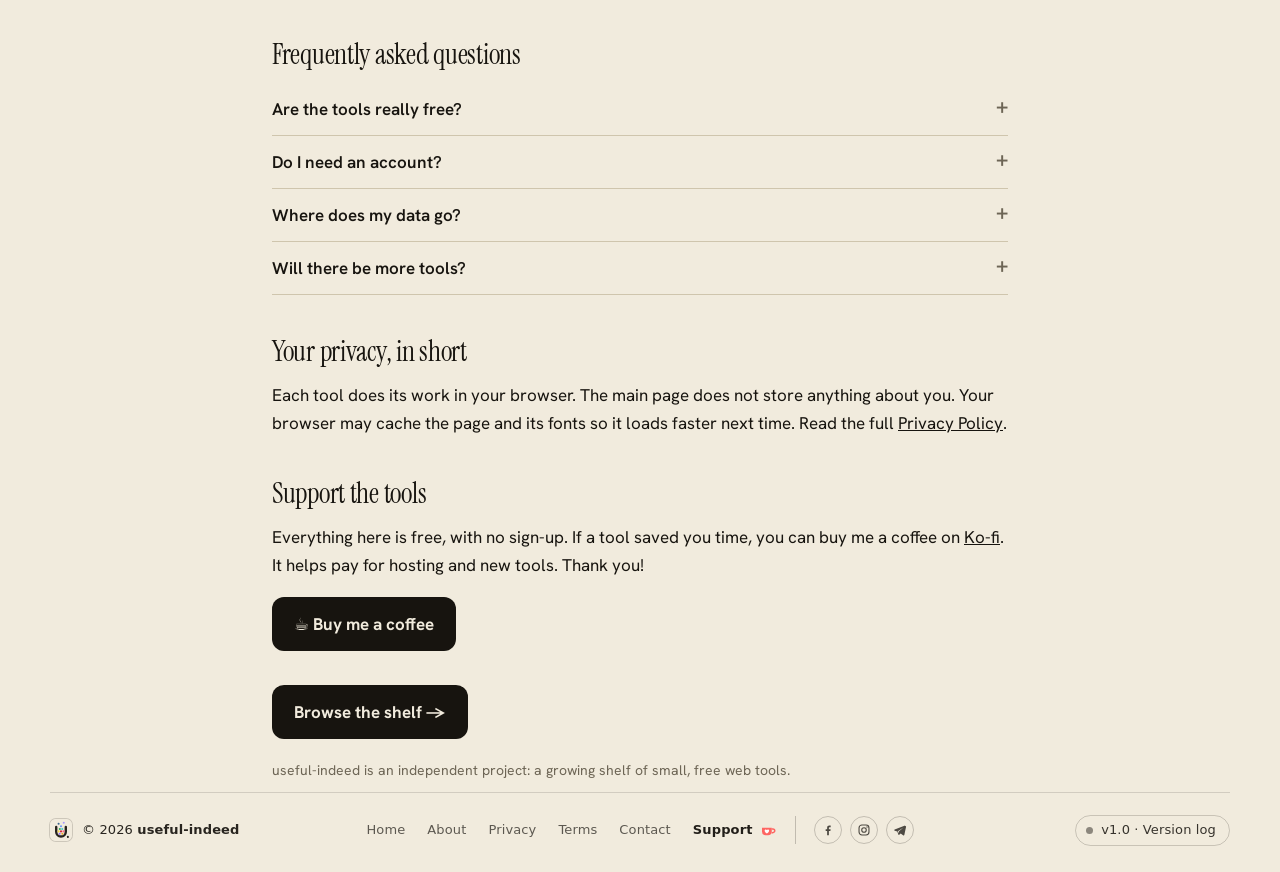
<file: about.html>
<!DOCTYPE html>
<html lang="en">
<head>
<meta charset="UTF-8">
<meta name="viewport" content="width=device-width, initial-scale=1.0">
<title>About useful-indeed</title>
<meta name="description" content="A growing shelf of small, free web tools that run in your browser. Learn how it works, how to use it and why it was made.">
<link rel="canonical" href="https://useful-indeed.com/about.html">
<meta property="og:site_name" content="useful-indeed">
<meta property="og:title" content="About useful-indeed">
<meta property="og:description" content="A growing shelf of small, free web tools that run in your browser. Learn how it works, how to use it and why it was made.">
<meta property="og:url" content="https://useful-indeed.com/about.html">
<meta property="og:type" content="website">
<meta property="og:image" content="https://useful-indeed.com/og.png">
<meta property="og:image:width" content="1200">
<meta property="og:image:height" content="630">
<meta name="twitter:card" content="summary_large_image">
<script async src="https://www.googletagmanager.com/gtag/js?id=G-9QZY61DZ0G"></script>
<script>window.dataLayer=window.dataLayer||[];function gtag(){dataLayer.push(arguments);}gtag('js',new Date());gtag('config','G-9QZY61DZ0G');</script>
<link rel="icon" type="image/svg+xml" href="logos/useful-indeed.svg">
<link rel="apple-touch-icon" href="logos/useful-indeed.svg">
<link rel="preconnect" href="https://fonts.googleapis.com"><link rel="preconnect" href="https://fonts.gstatic.com" crossorigin><link href="https://fonts.googleapis.com/css2?family=Instrument+Serif:ital@0;1&family=Hanken+Grotesk:wght@400;600;700&display=swap" rel="stylesheet">
<link rel="stylesheet" href="useful-indeed/footer.css">
<script src="version-log.js"></script>
<style>
:root{--bg:#f1ebdd;--fg:#17140f;--muted:#6d6555;--acc:#17140f;--accfg:#f1ebdd;--card:#fffdf7;--line:#cfc5ad;--font:'Hanken Grotesk',system-ui,sans-serif;--head:'Instrument Serif',Georgia,serif}
*{box-sizing:border-box;margin:0;padding:0}
html{-webkit-text-size-adjust:100%}
body{background:var(--bg);color:var(--fg);font-family:var(--font);font-size:17px;line-height:1.65;overflow-x:clip}
a{color:inherit}
.wrap{max-width:780px;margin:0 auto;padding:0 22px}
.top{border-bottom:1px solid var(--line);position:sticky;top:0;background:color-mix(in srgb,var(--bg) 90%,transparent);backdrop-filter:blur(10px);-webkit-backdrop-filter:blur(10px);z-index:5}
.top .wrap{display:flex;align-items:center;justify-content:space-between;gap:14px;padding-top:12px;padding-bottom:12px;flex-wrap:wrap}
.brand{display:flex;align-items:center;gap:10px;text-decoration:none;font-family:var(--head);font-weight:400;font-size:19px;white-space:nowrap}
.brand img{width:34px;height:34px;border-radius:9px}
nav.links{display:flex;gap:4px;flex-wrap:wrap;font-size:14px}
nav.links a{text-decoration:none;padding:6px 10px;border-radius:99px;color:var(--muted)}
nav.links a:hover{color:var(--fg);background:var(--card)}
nav.links a[aria-current]{color:var(--accfg);background:var(--acc)}
main{padding:46px 0 30px}
.eyebrow{font-size:13px;letter-spacing:.08em;text-transform:uppercase;color:var(--muted);margin-bottom:10px}
h1{font-family:var(--head);font-weight:400;font-size:clamp(34px,7vw,52px);line-height:1.08;letter-spacing:-.02em}
.lead{font-size:19px;color:var(--muted);margin-top:14px;max-width:640px}
h2{font-family:var(--head);font-weight:400;font-size:clamp(22px,4.5vw,28px);line-height:1.2;margin:40px 0 12px;letter-spacing:-.01em}
h3{font-size:17px;margin:20px 0 6px}
p{margin:10px 0}
ul,ol{margin:10px 0 10px 22px}
li{margin:6px 0}
.card{background:var(--card);border:1px solid var(--line);border-radius:16px;padding:20px 22px;margin:16px 0}
.why{display:grid;gap:12px}
.why .card b{display:block;font-family:var(--head);font-weight:400;font-size:20px;line-height:1.25;margin-bottom:4px}
.why .card p{margin:0;color:var(--muted)}
details{border-bottom:1px solid var(--line);padding:12px 0}
details summary{cursor:pointer;font-weight:600;list-style:none;display:flex;justify-content:space-between;gap:12px}
details summary::-webkit-details-marker{display:none}
details summary::after{content:"+";color:var(--muted);font-size:22px;line-height:1;transition:transform .2s}
details[open] summary::after{transform:rotate(45deg)}
details p{color:var(--muted)}
.btn{display:inline-block;background:var(--acc);color:var(--accfg);text-decoration:none;font-weight:700;padding:13px 22px;border-radius:12px;margin-top:8px}
.btn:hover{filter:brightness(1.08)}
.muted{color:var(--muted)}
.cf label{display:block;font-size:14px;font-weight:600;margin:0 0 14px}
.cf input,.cf select,.cf textarea{display:block;width:100%;margin-top:6px;font:inherit;font-weight:400;font-size:16px;color:var(--fg);background:var(--bg);border:1px solid var(--line);border-radius:10px;padding:11px 12px}
.cf input:focus,.cf select:focus,.cf textarea:focus{outline:2px solid var(--acc);outline-offset:1px;border-color:transparent}
.cf textarea{resize:vertical;min-height:130px}
.cf-row{display:grid;grid-template-columns:1fr 1fr;gap:0 14px}
.cf-foot{display:flex;align-items:center;gap:14px;flex-wrap:wrap}
.cf .btn{border:0;cursor:pointer;font:inherit;font-weight:700;margin-top:0}
.cf .btn:disabled{opacity:.6;cursor:wait}
.cf-status{font-size:14px}.cf-status.ok{color:var(--acc);font-weight:600}.cf-status.err{color:#e5484d;font-weight:600}
@media (max-width:560px){.cf-row{grid-template-columns:1fr}}
.small{font-size:14px}
table{width:100%;border-collapse:collapse;font-size:15px;margin:10px 0}
td,th{text-align:left;padding:10px 8px;border-bottom:1px solid var(--line);vertical-align:top}
th{font-size:13px;color:var(--muted);text-transform:uppercase;letter-spacing:.05em}
.tools{display:grid;grid-template-columns:repeat(auto-fill,minmax(220px,1fr));gap:10px;margin:14px 0}
.tools a{display:flex;gap:10px;align-items:center;text-decoration:none;background:var(--card);border:1px solid var(--line);border-radius:14px;padding:10px 12px}
.tools img{width:36px;height:36px;border-radius:9px;flex:none}
.tools b{display:block;font-size:15px;line-height:1.2}
.tools span{font-size:13px;color:var(--muted)}
@media (max-width:560px){body{font-size:16px} main{padding-top:32px} nav.links{width:100%} nav.links a{padding:6px 9px}}
</style>
<meta name="google-adsense-account" content="ca-pub-4427223480429053">
</head>
<body>
<header class="top"><div class="wrap">
  <a class="brand" href="./"><img src="logos/useful-indeed.svg" alt="">useful-indeed</a>
  <nav class="links" aria-label="Site"><a href="about.html" aria-current="page">About</a><a href="privacy.html">Privacy</a><a href="terms.html">Terms</a><a href="contact.html">Contact</a></nav>
</div></header>
<main class="wrap">
<div class="eyebrow">About</div><h1>About useful-indeed</h1><p class="lead">A growing shelf of small, free web tools that run in your browser.</p><h2>What this is</h2><p>useful-indeed is a small collection of free web tools, each living on its own subdomain with its own design. Every tool does one job — PDFs, savings estimates, loan costs, random memes, raffles, a block-stacking game, choir lineups, code formatting, test data and focus timing — and does it inside your browser.</p><h2>The shelf</h2><div class="tools"><a href="https://mypdf.useful-indeed.com"><img src="logos/mypdf.svg" alt=""><div><b>myPDF</b><span>Documents</span></div></a><a href="https://mp2calculator.useful-indeed.com"><img src="logos/mp2calculator.svg" alt=""><div><b>MP2 Calculator</b><span>Savings</span></div></a><a href="https://beforeyouloan.useful-indeed.com"><img src="logos/beforeyouloan.svg" alt=""><div><b>Before You Loan</b><span>Loans</span></div></a><a href="https://hmmmeme.useful-indeed.com"><img src="logos/hmmmeme.svg" alt=""><div><b>hmmmMeme</b><span>Memes</span></div></a><a href="https://hmmmeme-ph.useful-indeed.com"><img src="logos/hmmmeme-ph.svg" alt=""><div><b>hmmmMeme PH</b><span>Pinoy memes</span></div></a><a href="https://fairspin.useful-indeed.com"><img src="logos/fairspin.svg" alt=""><div><b>FairSpin</b><span>Raffles</span></div></a><a href="https://blokblok.useful-indeed.com"><img src="logos/blokblok.svg" alt=""><div><b>BlokBlok</b><span>Game</span></div></a><a href="https://choirarranger.useful-indeed.com"><img src="logos/choirarranger.svg" alt=""><div><b>Choir Arranger</b><span>Music</span></div></a><a href="https://choirtrainer.useful-indeed.com"><img src="logos/choirtrainer.svg" alt=""><div><b>Choir Voice Trainer</b><span>Singing</span></div></a><a href="https://codeformatter.useful-indeed.com"><img src="logos/codeformatter.svg" alt=""><div><b>Code Formatter</b><span>Developers</span></div></a><a href="https://sqlplayground.useful-indeed.com"><img src="logos/sqlplayground.svg" alt=""><div><b>SQL Playground</b><span>SQL</span></div></a><a href="https://randomdata.useful-indeed.com"><img src="logos/randomdata.svg" alt=""><div><b>Random Data Generator</b><span>Test data</span></div></a><a href="https://stilldusk.useful-indeed.com"><img src="logos/stilldusk.svg" alt=""><div><b>Stilldusk</b><span>Focus</span></div></a><a href="https://keytester.useful-indeed.com"><img src="logos/keytester.svg" alt=""><div><b>Keyboard &amp; Mouse Tester</b><span>Hardware</span></div></a><a href="https://pa-pic.useful-indeed.com"><img src="logos/pa-pic.svg" alt=""><div><b>Pa-pic</b><span>Photobooth · ₱499</span></div></a><a href="https://cronbuilder.useful-indeed.com"><img src="logos/cronbuilder.svg" alt=""><div><b>Cron Expression Builder</b><span>Developer</span></div></a><a href="https://suitstudio.useful-indeed.com"><img src="logos/suitstudio.svg" alt=""><div><b>Suit &amp; Tie Studio</b><span>Style</span></div></a><a href="https://crosshairlab.useful-indeed.com"><img src="logos/crosshairlab.svg" alt=""><div><b>Crosshair Lab</b><span>Gaming</span></div></a></div><h2>Why I made these</h2><div class="why"><div class="card"><b>I don&#x27;t trust most “free” tools online.</b><p>Most free websites that convert a PDF or crunch your numbers do it on their own servers. Your files and data leave your device, and you have to trust that they&#x27;re deleted afterwards. Very few of them can honestly promise zero data retention.</p></div><div class="card"><b>I use these every day — so I made my own.</b><p>These are tools I actually need in my day-to-day work and life. Instead of uploading my stuff to a stranger&#x27;s server every time, I built small versions that run entirely in the browser. Nothing to upload, nothing to retain.</p></div><div class="card"><b>Made for me, shared with you. Why not?</b><p>I built them for personal use, but there&#x27;s no reason to keep them to myself. If they&#x27;re useful to me, they might be useful to you too — free, no sign-up, and your data stays with you.</p></div></div><h2>Frequently asked questions</h2><details><summary>Are the tools really free?</summary><p>Yes. There are no paywalls, trials or premium plans. The site may show ads to help cover costs, but every tool stays free to use.</p></details><details><summary>Do I need an account?</summary><p>No. None of the tools ask you to sign up or log in.</p></details><details><summary>Where does my data go?</summary><p>In almost every case, nowhere. The tools do their work with JavaScript inside your browser tab. Files you open are read on your device and are not uploaded. Each tool&#x27;s privacy page lists the few exceptions, such as loading memes from a public meme service.</p></details><details><summary>Will there be more tools?</summary><p>Yes. The shelf grows whenever a small problem deserves a small tool.</p></details><h2>Your privacy, in short</h2><p>Each tool does its work in your browser. The main page does not store anything about you. Your browser may cache the page and its fonts so it loads faster next time. Read the full <a href="privacy.html">Privacy Policy</a>.</p><h2>Support the tools</h2><p>Everything here is free, with no sign-up. If a tool saved you time, you can buy me a coffee on <a href="https://ko-fi.com/usefulindeed" target="_blank" rel="noopener">Ko-fi</a>. It helps pay for hosting and new tools. Thank you!</p><p><a class="btn" href="https://ko-fi.com/usefulindeed" target="_blank" rel="noopener">&#9749; Buy me a coffee</a></p><p style="margin-top:26px"><a class="btn" href="./">Browse the shelf →</a></p><p class="muted small" style="margin-top:20px">useful-indeed is an independent project: a growing shelf of small, free web tools.</p>
</main>
<footer class="ui-foot">
  <div class="ui-foot-in">
    <a class="ui-foot-brand" href="https://useful-indeed.com" title="More small, free tools on useful-indeed"><img src="useful-indeed/logo.svg" alt="useful-indeed logo" width="22" height="22"><span>© <span data-ui-year>2026</span> <b>useful-indeed</b></span></a>
    <nav class="ui-foot-nav" aria-label="Site"><a href="./">Home</a><a href="about.html">About</a><a href="privacy.html">Privacy</a><a href="terms.html">Terms</a><a href="contact.html">Contact</a></nav>
    <button type="button" class="ui-foot-ver" data-ui-ver>v1.0 · Version log</button>
  </div>
</footer>
<script src="useful-indeed/badge.js" defer></script>
</body>
</html>
</file>
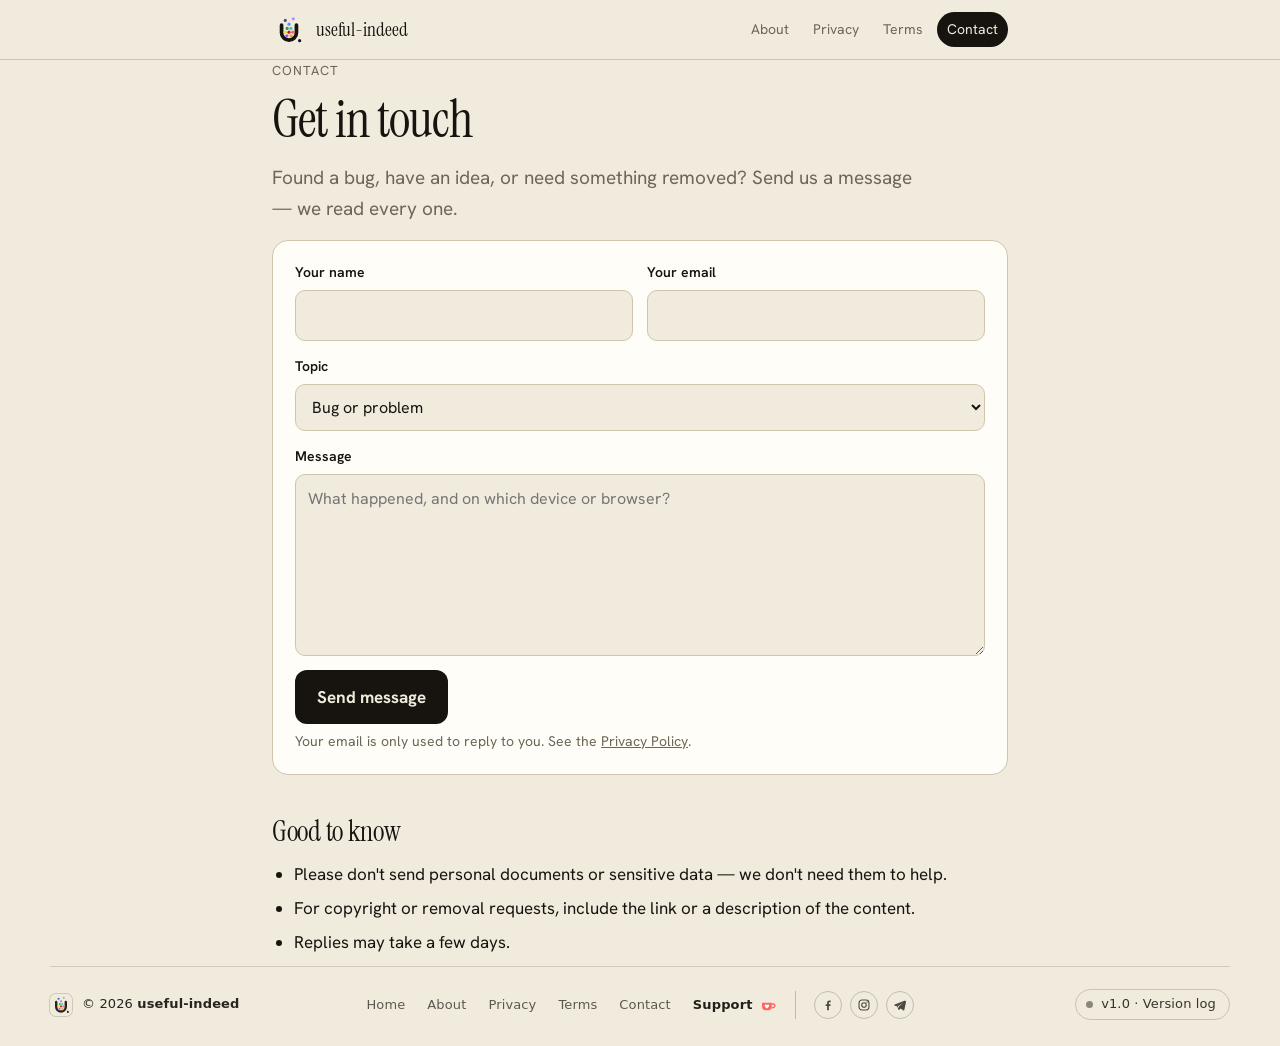
<file: contact.html>
<!DOCTYPE html>
<html lang="en">
<head>
<meta charset="UTF-8">
<meta name="viewport" content="width=device-width, initial-scale=1.0">
<title>Contact · useful-indeed</title>
<meta name="description" content="How to contact the maker of useful-indeed.">
<link rel="canonical" href="https://useful-indeed.com/contact.html">
<meta property="og:site_name" content="useful-indeed">
<meta property="og:title" content="Contact · useful-indeed">
<meta property="og:description" content="How to contact the maker of useful-indeed.">
<meta property="og:url" content="https://useful-indeed.com/contact.html">
<meta property="og:type" content="website">
<meta property="og:image" content="https://useful-indeed.com/og.png">
<meta property="og:image:width" content="1200">
<meta property="og:image:height" content="630">
<meta name="twitter:card" content="summary_large_image">
<script async src="https://www.googletagmanager.com/gtag/js?id=G-9QZY61DZ0G"></script>
<script>window.dataLayer=window.dataLayer||[];function gtag(){dataLayer.push(arguments);}gtag('js',new Date());gtag('config','G-9QZY61DZ0G');</script>
<link rel="icon" type="image/svg+xml" href="logos/useful-indeed.svg">
<link rel="apple-touch-icon" href="logos/useful-indeed.svg">
<link rel="preconnect" href="https://fonts.googleapis.com"><link rel="preconnect" href="https://fonts.gstatic.com" crossorigin><link href="https://fonts.googleapis.com/css2?family=Instrument+Serif:ital@0;1&family=Hanken+Grotesk:wght@400;600;700&display=swap" rel="stylesheet">
<link rel="stylesheet" href="useful-indeed/footer.css">
<script src="version-log.js"></script>
<style>
:root{--bg:#f1ebdd;--fg:#17140f;--muted:#6d6555;--acc:#17140f;--accfg:#f1ebdd;--card:#fffdf7;--line:#cfc5ad;--font:'Hanken Grotesk',system-ui,sans-serif;--head:'Instrument Serif',Georgia,serif}
*{box-sizing:border-box;margin:0;padding:0}
html{-webkit-text-size-adjust:100%}
body{background:var(--bg);color:var(--fg);font-family:var(--font);font-size:17px;line-height:1.65;overflow-x:clip}
a{color:inherit}
.wrap{max-width:780px;margin:0 auto;padding:0 22px}
.top{border-bottom:1px solid var(--line);position:sticky;top:0;background:color-mix(in srgb,var(--bg) 90%,transparent);backdrop-filter:blur(10px);-webkit-backdrop-filter:blur(10px);z-index:5}
.top .wrap{display:flex;align-items:center;justify-content:space-between;gap:14px;padding-top:12px;padding-bottom:12px;flex-wrap:wrap}
.brand{display:flex;align-items:center;gap:10px;text-decoration:none;font-family:var(--head);font-weight:400;font-size:19px;white-space:nowrap}
.brand img{width:34px;height:34px;border-radius:9px}
nav.links{display:flex;gap:4px;flex-wrap:wrap;font-size:14px}
nav.links a{text-decoration:none;padding:6px 10px;border-radius:99px;color:var(--muted)}
nav.links a:hover{color:var(--fg);background:var(--card)}
nav.links a[aria-current]{color:var(--accfg);background:var(--acc)}
main{padding:46px 0 30px}
.eyebrow{font-size:13px;letter-spacing:.08em;text-transform:uppercase;color:var(--muted);margin-bottom:10px}
h1{font-family:var(--head);font-weight:400;font-size:clamp(34px,7vw,52px);line-height:1.08;letter-spacing:-.02em}
.lead{font-size:19px;color:var(--muted);margin-top:14px;max-width:640px}
h2{font-family:var(--head);font-weight:400;font-size:clamp(22px,4.5vw,28px);line-height:1.2;margin:40px 0 12px;letter-spacing:-.01em}
h3{font-size:17px;margin:20px 0 6px}
p{margin:10px 0}
ul,ol{margin:10px 0 10px 22px}
li{margin:6px 0}
.card{background:var(--card);border:1px solid var(--line);border-radius:16px;padding:20px 22px;margin:16px 0}
.why{display:grid;gap:12px}
.why .card b{display:block;font-family:var(--head);font-weight:400;font-size:20px;line-height:1.25;margin-bottom:4px}
.why .card p{margin:0;color:var(--muted)}
details{border-bottom:1px solid var(--line);padding:12px 0}
details summary{cursor:pointer;font-weight:600;list-style:none;display:flex;justify-content:space-between;gap:12px}
details summary::-webkit-details-marker{display:none}
details summary::after{content:"+";color:var(--muted);font-size:22px;line-height:1;transition:transform .2s}
details[open] summary::after{transform:rotate(45deg)}
details p{color:var(--muted)}
.btn{display:inline-block;background:var(--acc);color:var(--accfg);text-decoration:none;font-weight:700;padding:13px 22px;border-radius:12px;margin-top:8px}
.btn:hover{filter:brightness(1.08)}
.muted{color:var(--muted)}
.cf label{display:block;font-size:14px;font-weight:600;margin:0 0 14px}
.cf input,.cf select,.cf textarea{display:block;width:100%;margin-top:6px;font:inherit;font-weight:400;font-size:16px;color:var(--fg);background:var(--bg);border:1px solid var(--line);border-radius:10px;padding:11px 12px}
.cf input:focus,.cf select:focus,.cf textarea:focus{outline:2px solid var(--acc);outline-offset:1px;border-color:transparent}
.cf textarea{resize:vertical;min-height:130px}
.cf-row{display:grid;grid-template-columns:1fr 1fr;gap:0 14px}
.cf-foot{display:flex;align-items:center;gap:14px;flex-wrap:wrap}
.cf .btn{border:0;cursor:pointer;font:inherit;font-weight:700;margin-top:0}
.cf .btn:disabled{opacity:.6;cursor:wait}
.cf-status{font-size:14px}.cf-status.ok{color:var(--acc);font-weight:600}.cf-status.err{color:#e5484d;font-weight:600}
@media (max-width:560px){.cf-row{grid-template-columns:1fr}}
.small{font-size:14px}
table{width:100%;border-collapse:collapse;font-size:15px;margin:10px 0}
td,th{text-align:left;padding:10px 8px;border-bottom:1px solid var(--line);vertical-align:top}
th{font-size:13px;color:var(--muted);text-transform:uppercase;letter-spacing:.05em}
.tools{display:grid;grid-template-columns:repeat(auto-fill,minmax(220px,1fr));gap:10px;margin:14px 0}
.tools a{display:flex;gap:10px;align-items:center;text-decoration:none;background:var(--card);border:1px solid var(--line);border-radius:14px;padding:10px 12px}
.tools img{width:36px;height:36px;border-radius:9px;flex:none}
.tools b{display:block;font-size:15px;line-height:1.2}
.tools span{font-size:13px;color:var(--muted)}
@media (max-width:560px){body{font-size:16px} main{padding-top:32px} nav.links{width:100%} nav.links a{padding:6px 9px}}
</style>
<meta name="google-adsense-account" content="ca-pub-4427223480429053">
</head>
<body>
<header class="top"><div class="wrap">
  <a class="brand" href="./"><img src="logos/useful-indeed.svg" alt="">useful-indeed</a>
  <nav class="links" aria-label="Site"><a href="about.html">About</a><a href="privacy.html">Privacy</a><a href="terms.html">Terms</a><a href="contact.html" aria-current="page">Contact</a></nav>
</div></header>
<main class="wrap">
<div class="eyebrow">Contact</div><h1>Get in touch</h1><p class="lead">Found a bug, have an idea, or need something removed? Send us a message — we read every one.</p><form class="card cf" id="ui-contact" data-site="useful-indeed" novalidate>
  <div class="cf-row">
    <label>Your name<input name="name" type="text" autocomplete="name" required maxlength="80"></label>
    <label>Your email<input name="email" type="email" autocomplete="email" required maxlength="120"></label>
  </div>
  <label>Topic<select name="topic">
    <option>Bug or problem</option><option>Idea or feature request</option><option>Copyright or removal request</option><option>Question</option><option>Something else</option>
  </select></label>
  <label>Message<textarea name="message" rows="6" required maxlength="4000" placeholder="What happened, and on which device or browser?"></textarea></label>
  <input type="checkbox" name="botcheck" tabindex="-1" autocomplete="off" style="display:none">
  <div class="cf-foot"><button type="submit" class="btn">Send message</button><span class="cf-status" role="status" aria-live="polite"></span></div>
  <p class="muted small" style="margin:6px 0 0">Your email is only used to reply to you. See the <a href="privacy.html">Privacy Policy</a>.</p>
</form>
<script src="useful-indeed/contact.js" defer></script><h2>Good to know</h2><ul><li>Please don't send personal documents or sensitive data — we don't need them to help.</li><li>For copyright or removal requests, include the link or a description of the content.</li><li>Replies may take a few days.</li></ul>
</main>
<footer class="ui-foot">
  <div class="ui-foot-in">
    <a class="ui-foot-brand" href="https://useful-indeed.com" title="More small, free tools on useful-indeed"><img src="useful-indeed/logo.svg" alt="useful-indeed logo" width="22" height="22"><span>© <span data-ui-year>2026</span> <b>useful-indeed</b></span></a>
    <nav class="ui-foot-nav" aria-label="Site"><a href="./">Home</a><a href="about.html">About</a><a href="privacy.html">Privacy</a><a href="terms.html">Terms</a><a href="contact.html">Contact</a></nav>
    <button type="button" class="ui-foot-ver" data-ui-ver>v1.0 · Version log</button>
  </div>
</footer>
<script src="useful-indeed/badge.js" defer></script>
</body>
</html>
</file>
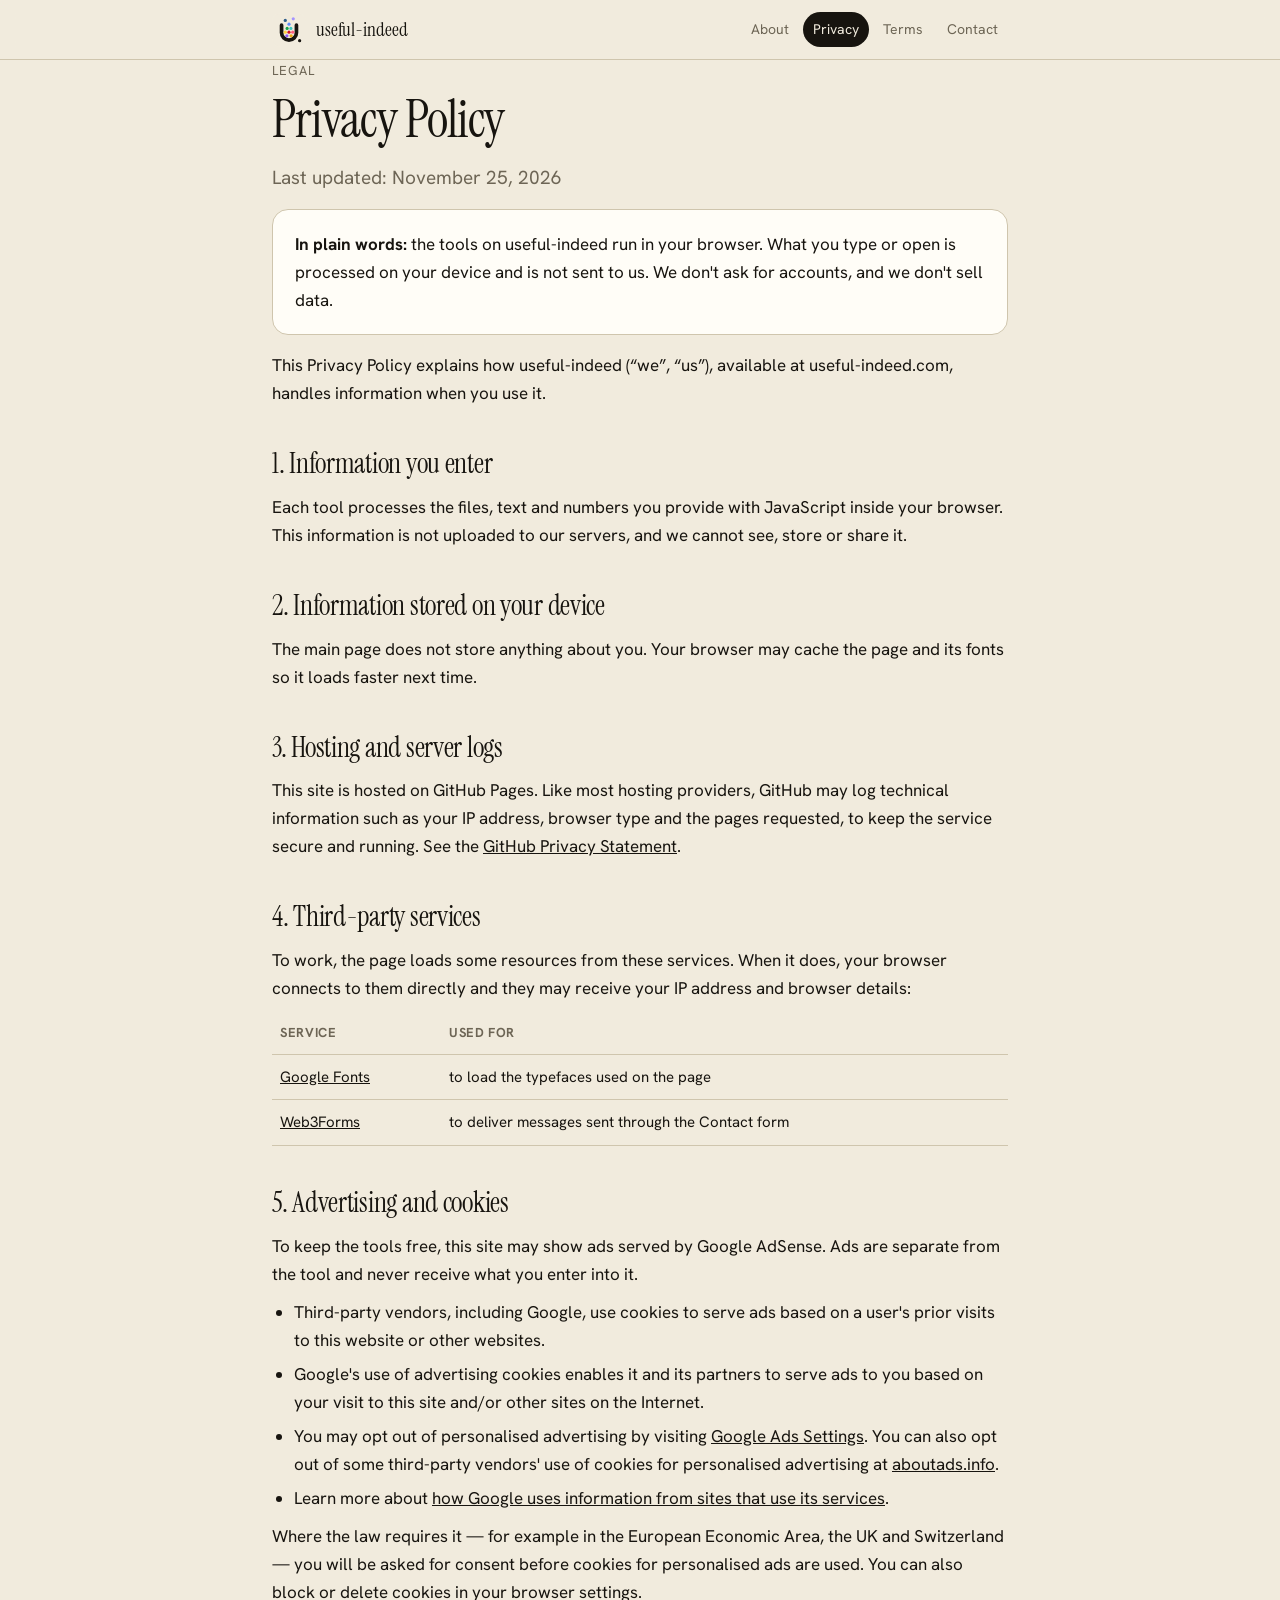
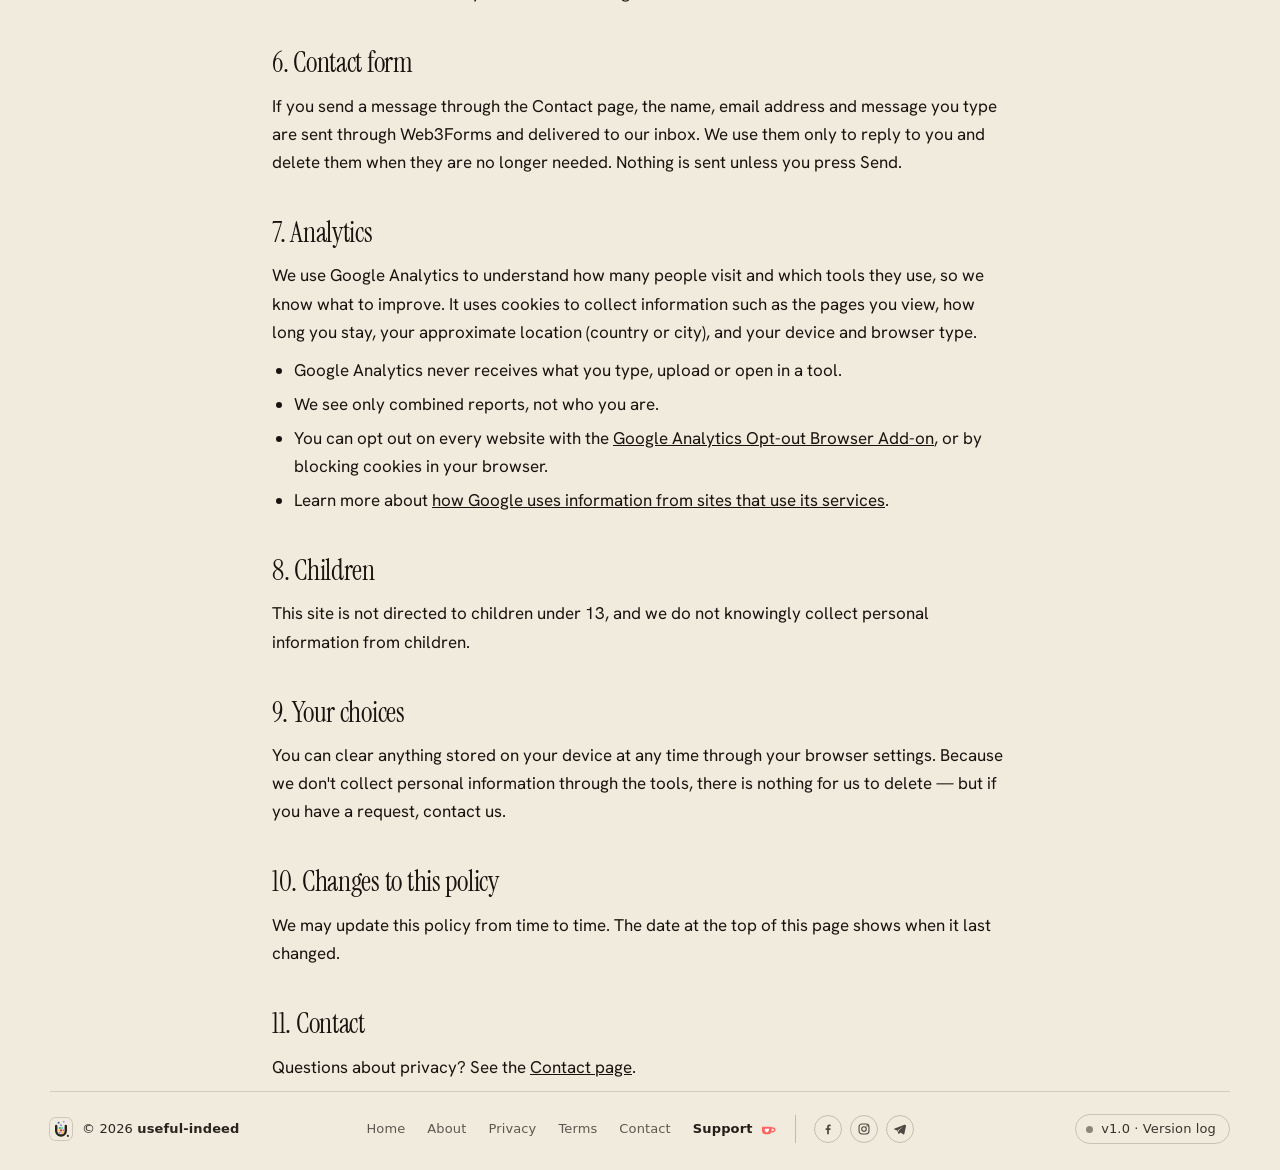
<file: privacy.html>
<!DOCTYPE html>
<html lang="en">
<head>
<meta charset="UTF-8">
<meta name="viewport" content="width=device-width, initial-scale=1.0">
<title>Privacy Policy · useful-indeed</title>
<meta name="description" content="How useful-indeed handles your information: it runs in your browser and your data is not uploaded.">
<link rel="canonical" href="https://useful-indeed.com/privacy.html">
<meta property="og:site_name" content="useful-indeed">
<meta property="og:title" content="Privacy Policy · useful-indeed">
<meta property="og:description" content="How useful-indeed handles your information: it runs in your browser and your data is not uploaded.">
<meta property="og:url" content="https://useful-indeed.com/privacy.html">
<meta property="og:type" content="website">
<meta property="og:image" content="https://useful-indeed.com/og.png">
<meta property="og:image:width" content="1200">
<meta property="og:image:height" content="630">
<meta name="twitter:card" content="summary_large_image">
<script async src="https://www.googletagmanager.com/gtag/js?id=G-9QZY61DZ0G"></script>
<script>window.dataLayer=window.dataLayer||[];function gtag(){dataLayer.push(arguments);}gtag('js',new Date());gtag('config','G-9QZY61DZ0G');</script>
<link rel="icon" type="image/svg+xml" href="logos/useful-indeed.svg">
<link rel="apple-touch-icon" href="logos/useful-indeed.svg">
<link rel="preconnect" href="https://fonts.googleapis.com"><link rel="preconnect" href="https://fonts.gstatic.com" crossorigin><link href="https://fonts.googleapis.com/css2?family=Instrument+Serif:ital@0;1&family=Hanken+Grotesk:wght@400;600;700&display=swap" rel="stylesheet">
<link rel="stylesheet" href="useful-indeed/footer.css">
<script src="version-log.js"></script>
<style>
:root{--bg:#f1ebdd;--fg:#17140f;--muted:#6d6555;--acc:#17140f;--accfg:#f1ebdd;--card:#fffdf7;--line:#cfc5ad;--font:'Hanken Grotesk',system-ui,sans-serif;--head:'Instrument Serif',Georgia,serif}
*{box-sizing:border-box;margin:0;padding:0}
html{-webkit-text-size-adjust:100%}
body{background:var(--bg);color:var(--fg);font-family:var(--font);font-size:17px;line-height:1.65;overflow-x:clip}
a{color:inherit}
.wrap{max-width:780px;margin:0 auto;padding:0 22px}
.top{border-bottom:1px solid var(--line);position:sticky;top:0;background:color-mix(in srgb,var(--bg) 90%,transparent);backdrop-filter:blur(10px);-webkit-backdrop-filter:blur(10px);z-index:5}
.top .wrap{display:flex;align-items:center;justify-content:space-between;gap:14px;padding-top:12px;padding-bottom:12px;flex-wrap:wrap}
.brand{display:flex;align-items:center;gap:10px;text-decoration:none;font-family:var(--head);font-weight:400;font-size:19px;white-space:nowrap}
.brand img{width:34px;height:34px;border-radius:9px}
nav.links{display:flex;gap:4px;flex-wrap:wrap;font-size:14px}
nav.links a{text-decoration:none;padding:6px 10px;border-radius:99px;color:var(--muted)}
nav.links a:hover{color:var(--fg);background:var(--card)}
nav.links a[aria-current]{color:var(--accfg);background:var(--acc)}
main{padding:46px 0 30px}
.eyebrow{font-size:13px;letter-spacing:.08em;text-transform:uppercase;color:var(--muted);margin-bottom:10px}
h1{font-family:var(--head);font-weight:400;font-size:clamp(34px,7vw,52px);line-height:1.08;letter-spacing:-.02em}
.lead{font-size:19px;color:var(--muted);margin-top:14px;max-width:640px}
h2{font-family:var(--head);font-weight:400;font-size:clamp(22px,4.5vw,28px);line-height:1.2;margin:40px 0 12px;letter-spacing:-.01em}
h3{font-size:17px;margin:20px 0 6px}
p{margin:10px 0}
ul,ol{margin:10px 0 10px 22px}
li{margin:6px 0}
.card{background:var(--card);border:1px solid var(--line);border-radius:16px;padding:20px 22px;margin:16px 0}
.why{display:grid;gap:12px}
.why .card b{display:block;font-family:var(--head);font-weight:400;font-size:20px;line-height:1.25;margin-bottom:4px}
.why .card p{margin:0;color:var(--muted)}
details{border-bottom:1px solid var(--line);padding:12px 0}
details summary{cursor:pointer;font-weight:600;list-style:none;display:flex;justify-content:space-between;gap:12px}
details summary::-webkit-details-marker{display:none}
details summary::after{content:"+";color:var(--muted);font-size:22px;line-height:1;transition:transform .2s}
details[open] summary::after{transform:rotate(45deg)}
details p{color:var(--muted)}
.btn{display:inline-block;background:var(--acc);color:var(--accfg);text-decoration:none;font-weight:700;padding:13px 22px;border-radius:12px;margin-top:8px}
.btn:hover{filter:brightness(1.08)}
.muted{color:var(--muted)}
.cf label{display:block;font-size:14px;font-weight:600;margin:0 0 14px}
.cf input,.cf select,.cf textarea{display:block;width:100%;margin-top:6px;font:inherit;font-weight:400;font-size:16px;color:var(--fg);background:var(--bg);border:1px solid var(--line);border-radius:10px;padding:11px 12px}
.cf input:focus,.cf select:focus,.cf textarea:focus{outline:2px solid var(--acc);outline-offset:1px;border-color:transparent}
.cf textarea{resize:vertical;min-height:130px}
.cf-row{display:grid;grid-template-columns:1fr 1fr;gap:0 14px}
.cf-foot{display:flex;align-items:center;gap:14px;flex-wrap:wrap}
.cf .btn{border:0;cursor:pointer;font:inherit;font-weight:700;margin-top:0}
.cf .btn:disabled{opacity:.6;cursor:wait}
.cf-status{font-size:14px}.cf-status.ok{color:var(--acc);font-weight:600}.cf-status.err{color:#e5484d;font-weight:600}
@media (max-width:560px){.cf-row{grid-template-columns:1fr}}
.small{font-size:14px}
table{width:100%;border-collapse:collapse;font-size:15px;margin:10px 0}
td,th{text-align:left;padding:10px 8px;border-bottom:1px solid var(--line);vertical-align:top}
th{font-size:13px;color:var(--muted);text-transform:uppercase;letter-spacing:.05em}
.tools{display:grid;grid-template-columns:repeat(auto-fill,minmax(220px,1fr));gap:10px;margin:14px 0}
.tools a{display:flex;gap:10px;align-items:center;text-decoration:none;background:var(--card);border:1px solid var(--line);border-radius:14px;padding:10px 12px}
.tools img{width:36px;height:36px;border-radius:9px;flex:none}
.tools b{display:block;font-size:15px;line-height:1.2}
.tools span{font-size:13px;color:var(--muted)}
@media (max-width:560px){body{font-size:16px} main{padding-top:32px} nav.links{width:100%} nav.links a{padding:6px 9px}}
</style>
<meta name="google-adsense-account" content="ca-pub-4427223480429053">
</head>
<body>
<header class="top"><div class="wrap">
  <a class="brand" href="./"><img src="logos/useful-indeed.svg" alt="">useful-indeed</a>
  <nav class="links" aria-label="Site"><a href="about.html">About</a><a href="privacy.html" aria-current="page">Privacy</a><a href="terms.html">Terms</a><a href="contact.html">Contact</a></nav>
</div></header>
<main class="wrap">
<div class="eyebrow">Legal</div><h1>Privacy Policy</h1><p class="lead">Last updated: November 25, 2026</p><div class="card"><b>In plain words:</b> the tools on useful-indeed run in your browser. What you type or open is processed on your device and is not sent to us. We don't ask for accounts, and we don't sell data.</div><p>This Privacy Policy explains how useful-indeed (“we”, “us”), available at useful-indeed.com, handles information when you use it.</p><h2>1. Information you enter</h2><p>Each tool processes the files, text and numbers you provide with JavaScript inside your browser. This information is not uploaded to our servers, and we cannot see, store or share it.</p><h2>2. Information stored on your device</h2><p>The main page does not store anything about you. Your browser may cache the page and its fonts so it loads faster next time.</p><h2>3. Hosting and server logs</h2><p>This site is hosted on GitHub Pages. Like most hosting providers, GitHub may log technical information such as your IP address, browser type and the pages requested, to keep the service secure and running. See the <a href="https://docs.github.com/en/site-policy/privacy-policies/github-general-privacy-statement" rel="noopener">GitHub Privacy Statement</a>.</p><h2>4. Third-party services</h2><p>To work, the page loads some resources from these services. When it does, your browser connects to them directly and they may receive your IP address and browser details:</p><table><tr><th>Service</th><th>Used for</th></tr><tr><td><a href="https://policies.google.com/privacy" rel="noopener">Google Fonts</a></td><td>to load the typefaces used on the page</td></tr><tr><td><a href="https://web3forms.com/privacy" rel="noopener">Web3Forms</a></td><td>to deliver messages sent through the Contact form</td></tr></table><h2>5. Advertising and cookies</h2><p>To keep the tools free, this site may show ads served by Google AdSense. Ads are separate from the tool and never receive what you enter into it.</p><ul><li>Third-party vendors, including Google, use cookies to serve ads based on a user's prior visits to this website or other websites.</li><li>Google's use of advertising cookies enables it and its partners to serve ads to you based on your visit to this site and/or other sites on the Internet.</li><li>You may opt out of personalised advertising by visiting <a href="https://adssettings.google.com" rel="noopener">Google Ads Settings</a>. You can also opt out of some third-party vendors' use of cookies for personalised advertising at <a href="https://www.aboutads.info/choices" rel="noopener">aboutads.info</a>.</li><li>Learn more about <a href="https://policies.google.com/technologies/partner-sites" rel="noopener">how Google uses information from sites that use its services</a>.</li></ul><p>Where the law requires it — for example in the European Economic Area, the UK and Switzerland — you will be asked for consent before cookies for personalised ads are used. You can also block or delete cookies in your browser settings.</p><h2>6. Contact form</h2><p>If you send a message through the Contact page, the name, email address and message you type are sent through Web3Forms and delivered to our inbox. We use them only to reply to you and delete them when they are no longer needed. Nothing is sent unless you press Send.</p><h2>7. Analytics</h2><p>We use Google Analytics to understand how many people visit and which tools they use, so we know what to improve. It uses cookies to collect information such as the pages you view, how long you stay, your approximate location (country or city), and your device and browser type.</p><ul><li>Google Analytics never receives what you type, upload or open in a tool.</li><li>We see only combined reports, not who you are.</li><li>You can opt out on every website with the <a href="https://tools.google.com/dlpage/gaoptout" rel="noopener">Google Analytics Opt-out Browser Add-on</a>, or by blocking cookies in your browser.</li><li>Learn more about <a href="https://policies.google.com/technologies/partner-sites" rel="noopener">how Google uses information from sites that use its services</a>.</li></ul><h2>8. Children</h2><p>This site is not directed to children under 13, and we do not knowingly collect personal information from children.</p><h2>9. Your choices</h2><p>You can clear anything stored on your device at any time through your browser settings. Because we don't collect personal information through the tools, there is nothing for us to delete — but if you have a request, contact us.</p><h2>10. Changes to this policy</h2><p>We may update this policy from time to time. The date at the top of this page shows when it last changed.</p><h2>11. Contact</h2><p>Questions about privacy? See the <a href="contact.html">Contact page</a>.</p>
</main>
<footer class="ui-foot">
  <div class="ui-foot-in">
    <a class="ui-foot-brand" href="https://useful-indeed.com" title="More small, free tools on useful-indeed"><img src="useful-indeed/logo.svg" alt="useful-indeed logo" width="22" height="22"><span>© <span data-ui-year>2026</span> <b>useful-indeed</b></span></a>
    <nav class="ui-foot-nav" aria-label="Site"><a href="./">Home</a><a href="about.html">About</a><a href="privacy.html">Privacy</a><a href="terms.html">Terms</a><a href="contact.html">Contact</a></nav>
    <button type="button" class="ui-foot-ver" data-ui-ver>v1.0 · Version log</button>
  </div>
</footer>
<script src="useful-indeed/badge.js" defer></script>
</body>
</html>
</file>
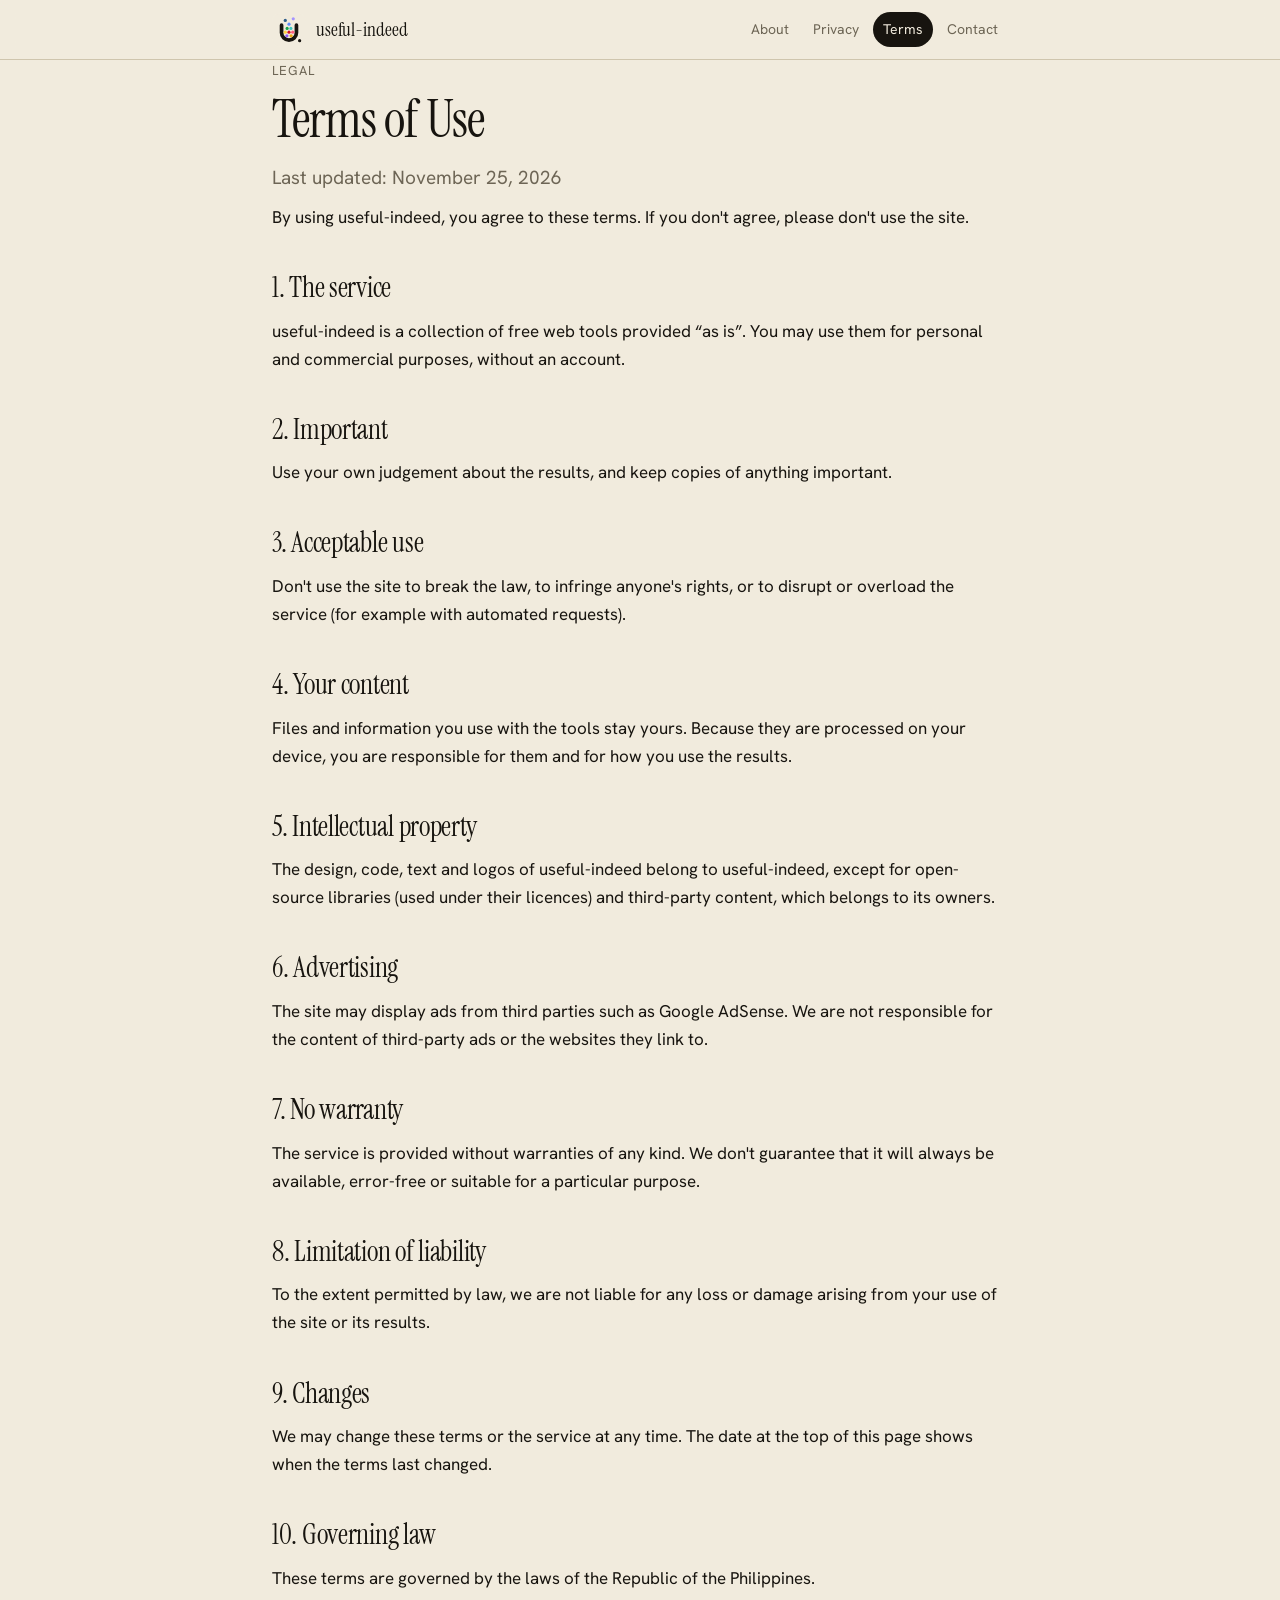
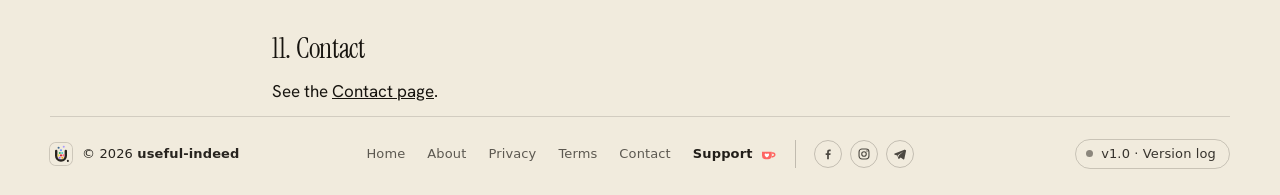
<file: terms.html>
<!DOCTYPE html>
<html lang="en">
<head>
<meta charset="UTF-8">
<meta name="viewport" content="width=device-width, initial-scale=1.0">
<title>Terms of Use · useful-indeed</title>
<meta name="description" content="The terms for using useful-indeed.">
<link rel="canonical" href="https://useful-indeed.com/terms.html">
<meta property="og:site_name" content="useful-indeed">
<meta property="og:title" content="Terms of Use · useful-indeed">
<meta property="og:description" content="The terms for using useful-indeed.">
<meta property="og:url" content="https://useful-indeed.com/terms.html">
<meta property="og:type" content="website">
<meta property="og:image" content="https://useful-indeed.com/og.png">
<meta property="og:image:width" content="1200">
<meta property="og:image:height" content="630">
<meta name="twitter:card" content="summary_large_image">
<script async src="https://www.googletagmanager.com/gtag/js?id=G-9QZY61DZ0G"></script>
<script>window.dataLayer=window.dataLayer||[];function gtag(){dataLayer.push(arguments);}gtag('js',new Date());gtag('config','G-9QZY61DZ0G');</script>
<link rel="icon" type="image/svg+xml" href="logos/useful-indeed.svg">
<link rel="apple-touch-icon" href="logos/useful-indeed.svg">
<link rel="preconnect" href="https://fonts.googleapis.com"><link rel="preconnect" href="https://fonts.gstatic.com" crossorigin><link href="https://fonts.googleapis.com/css2?family=Instrument+Serif:ital@0;1&family=Hanken+Grotesk:wght@400;600;700&display=swap" rel="stylesheet">
<link rel="stylesheet" href="useful-indeed/footer.css">
<script src="version-log.js"></script>
<style>
:root{--bg:#f1ebdd;--fg:#17140f;--muted:#6d6555;--acc:#17140f;--accfg:#f1ebdd;--card:#fffdf7;--line:#cfc5ad;--font:'Hanken Grotesk',system-ui,sans-serif;--head:'Instrument Serif',Georgia,serif}
*{box-sizing:border-box;margin:0;padding:0}
html{-webkit-text-size-adjust:100%}
body{background:var(--bg);color:var(--fg);font-family:var(--font);font-size:17px;line-height:1.65;overflow-x:clip}
a{color:inherit}
.wrap{max-width:780px;margin:0 auto;padding:0 22px}
.top{border-bottom:1px solid var(--line);position:sticky;top:0;background:color-mix(in srgb,var(--bg) 90%,transparent);backdrop-filter:blur(10px);-webkit-backdrop-filter:blur(10px);z-index:5}
.top .wrap{display:flex;align-items:center;justify-content:space-between;gap:14px;padding-top:12px;padding-bottom:12px;flex-wrap:wrap}
.brand{display:flex;align-items:center;gap:10px;text-decoration:none;font-family:var(--head);font-weight:400;font-size:19px;white-space:nowrap}
.brand img{width:34px;height:34px;border-radius:9px}
nav.links{display:flex;gap:4px;flex-wrap:wrap;font-size:14px}
nav.links a{text-decoration:none;padding:6px 10px;border-radius:99px;color:var(--muted)}
nav.links a:hover{color:var(--fg);background:var(--card)}
nav.links a[aria-current]{color:var(--accfg);background:var(--acc)}
main{padding:46px 0 30px}
.eyebrow{font-size:13px;letter-spacing:.08em;text-transform:uppercase;color:var(--muted);margin-bottom:10px}
h1{font-family:var(--head);font-weight:400;font-size:clamp(34px,7vw,52px);line-height:1.08;letter-spacing:-.02em}
.lead{font-size:19px;color:var(--muted);margin-top:14px;max-width:640px}
h2{font-family:var(--head);font-weight:400;font-size:clamp(22px,4.5vw,28px);line-height:1.2;margin:40px 0 12px;letter-spacing:-.01em}
h3{font-size:17px;margin:20px 0 6px}
p{margin:10px 0}
ul,ol{margin:10px 0 10px 22px}
li{margin:6px 0}
.card{background:var(--card);border:1px solid var(--line);border-radius:16px;padding:20px 22px;margin:16px 0}
.why{display:grid;gap:12px}
.why .card b{display:block;font-family:var(--head);font-weight:400;font-size:20px;line-height:1.25;margin-bottom:4px}
.why .card p{margin:0;color:var(--muted)}
details{border-bottom:1px solid var(--line);padding:12px 0}
details summary{cursor:pointer;font-weight:600;list-style:none;display:flex;justify-content:space-between;gap:12px}
details summary::-webkit-details-marker{display:none}
details summary::after{content:"+";color:var(--muted);font-size:22px;line-height:1;transition:transform .2s}
details[open] summary::after{transform:rotate(45deg)}
details p{color:var(--muted)}
.btn{display:inline-block;background:var(--acc);color:var(--accfg);text-decoration:none;font-weight:700;padding:13px 22px;border-radius:12px;margin-top:8px}
.btn:hover{filter:brightness(1.08)}
.muted{color:var(--muted)}
.cf label{display:block;font-size:14px;font-weight:600;margin:0 0 14px}
.cf input,.cf select,.cf textarea{display:block;width:100%;margin-top:6px;font:inherit;font-weight:400;font-size:16px;color:var(--fg);background:var(--bg);border:1px solid var(--line);border-radius:10px;padding:11px 12px}
.cf input:focus,.cf select:focus,.cf textarea:focus{outline:2px solid var(--acc);outline-offset:1px;border-color:transparent}
.cf textarea{resize:vertical;min-height:130px}
.cf-row{display:grid;grid-template-columns:1fr 1fr;gap:0 14px}
.cf-foot{display:flex;align-items:center;gap:14px;flex-wrap:wrap}
.cf .btn{border:0;cursor:pointer;font:inherit;font-weight:700;margin-top:0}
.cf .btn:disabled{opacity:.6;cursor:wait}
.cf-status{font-size:14px}.cf-status.ok{color:var(--acc);font-weight:600}.cf-status.err{color:#e5484d;font-weight:600}
@media (max-width:560px){.cf-row{grid-template-columns:1fr}}
.small{font-size:14px}
table{width:100%;border-collapse:collapse;font-size:15px;margin:10px 0}
td,th{text-align:left;padding:10px 8px;border-bottom:1px solid var(--line);vertical-align:top}
th{font-size:13px;color:var(--muted);text-transform:uppercase;letter-spacing:.05em}
.tools{display:grid;grid-template-columns:repeat(auto-fill,minmax(220px,1fr));gap:10px;margin:14px 0}
.tools a{display:flex;gap:10px;align-items:center;text-decoration:none;background:var(--card);border:1px solid var(--line);border-radius:14px;padding:10px 12px}
.tools img{width:36px;height:36px;border-radius:9px;flex:none}
.tools b{display:block;font-size:15px;line-height:1.2}
.tools span{font-size:13px;color:var(--muted)}
@media (max-width:560px){body{font-size:16px} main{padding-top:32px} nav.links{width:100%} nav.links a{padding:6px 9px}}
</style>
<meta name="google-adsense-account" content="ca-pub-4427223480429053">
</head>
<body>
<header class="top"><div class="wrap">
  <a class="brand" href="./"><img src="logos/useful-indeed.svg" alt="">useful-indeed</a>
  <nav class="links" aria-label="Site"><a href="about.html">About</a><a href="privacy.html">Privacy</a><a href="terms.html" aria-current="page">Terms</a><a href="contact.html">Contact</a></nav>
</div></header>
<main class="wrap">
<div class="eyebrow">Legal</div><h1>Terms of Use</h1><p class="lead">Last updated: November 25, 2026</p><p>By using useful-indeed, you agree to these terms. If you don't agree, please don't use the site.</p><h2>1. The service</h2><p>useful-indeed is a collection of free web tools provided “as is”. You may use them for personal and commercial purposes, without an account.</p><h2>2. Important</h2><p>Use your own judgement about the results, and keep copies of anything important.</p><h2>3. Acceptable use</h2><p>Don't use the site to break the law, to infringe anyone's rights, or to disrupt or overload the service (for example with automated requests).</p><h2>4. Your content</h2><p>Files and information you use with the tools stay yours. Because they are processed on your device, you are responsible for them and for how you use the results.</p><h2>5. Intellectual property</h2><p>The design, code, text and logos of useful-indeed belong to useful-indeed, except for open-source libraries (used under their licences) and third-party content, which belongs to its owners.</p><h2>6. Advertising</h2><p>The site may display ads from third parties such as Google AdSense. We are not responsible for the content of third-party ads or the websites they link to.</p><h2>7. No warranty</h2><p>The service is provided without warranties of any kind. We don't guarantee that it will always be available, error-free or suitable for a particular purpose.</p><h2>8. Limitation of liability</h2><p>To the extent permitted by law, we are not liable for any loss or damage arising from your use of the site or its results.</p><h2>9. Changes</h2><p>We may change these terms or the service at any time. The date at the top of this page shows when the terms last changed.</p><h2>10. Governing law</h2><p>These terms are governed by the laws of the Republic of the Philippines.</p><h2>11. Contact</h2><p>See the <a href="contact.html">Contact page</a>.</p>
</main>
<footer class="ui-foot">
  <div class="ui-foot-in">
    <a class="ui-foot-brand" href="https://useful-indeed.com" title="More small, free tools on useful-indeed"><img src="useful-indeed/logo.svg" alt="useful-indeed logo" width="22" height="22"><span>© <span data-ui-year>2026</span> <b>useful-indeed</b></span></a>
    <nav class="ui-foot-nav" aria-label="Site"><a href="./">Home</a><a href="about.html">About</a><a href="privacy.html">Privacy</a><a href="terms.html">Terms</a><a href="contact.html">Contact</a></nav>
    <button type="button" class="ui-foot-ver" data-ui-ver>v1.0 · Version log</button>
  </div>
</footer>
<script src="useful-indeed/badge.js" defer></script>
</body>
</html>
</file>
<file: useful-indeed/footer.css>
/* useful-indeed — shared footer (same on every tool). Master copy: /shared/useful-indeed/footer.css */
.ui-foot{display:block;width:100%;box-sizing:border-box;margin:0;padding:0 24px;clear:both;position:relative;z-index:2;
  color:inherit;background:transparent;text-align:left;
  font:500 13px/1.45 system-ui,-apple-system,"Segoe UI",Roboto,"Helvetica Neue",Arial,sans-serif;letter-spacing:.01em;text-transform:none}
.ui-foot *{box-sizing:border-box}
.ui-foot-in{max-width:1180px;margin:0 auto;padding:22px 0 26px;display:grid;grid-template-columns:1fr auto 1fr;align-items:center;gap:14px 28px;
  border-top:1px solid color-mix(in srgb,currentColor 14%,transparent)}
.ui-foot a,.ui-foot button{color:inherit;font:inherit;letter-spacing:inherit;text-decoration:none;background:none;margin:0;box-shadow:none}
.ui-foot-brand{display:inline-flex;align-items:center;gap:10px;justify-self:start;opacity:.92;white-space:nowrap}
.ui-foot-brand img{width:22px;height:22px;border-radius:6px;display:block;flex:none;box-shadow:0 0 0 1px color-mix(in srgb,currentColor 18%,transparent);transition:transform .35s cubic-bezier(.3,1.6,.5,1)}
.ui-foot-brand:hover img{transform:rotate(-10deg) scale(1.1)}
.ui-foot-brand b{font-weight:600}
.ui-foot-nav{display:flex!important;position:static!important;background:none!important;padding:0!important;margin:0!important;border:0!important;flex-wrap:wrap;justify-content:center;gap:4px 22px}
.ui-foot-nav a{opacity:.68;transition:opacity .2s;padding:0!important;margin:0!important;border:0!important;background:none!important;border-radius:0!important;width:auto!important;height:auto!important;display:inline!important;font-size:13px!important;font-weight:500!important}
.ui-foot-nav a:hover{opacity:1;text-decoration:underline;text-underline-offset:3px}
.ui-foot-ver{justify-self:end;display:inline-flex;align-items:center;gap:8px;cursor:pointer;white-space:nowrap;
  border:1px solid color-mix(in srgb,currentColor 22%,transparent)!important;border-radius:999px;padding:5px 13px 5px 10px;opacity:.85;transition:opacity .2s,border-color .2s}
.ui-foot-ver::before{content:"";width:7px;height:7px;border-radius:50%;background:currentColor;opacity:.55}
.ui-foot-ver:hover{opacity:1;border-color:currentColor!important}
.ui-foot-ver:focus-visible,.ui-foot a:focus-visible{outline:2px solid currentColor;outline-offset:3px;border-radius:6px}
@media (max-width:720px){
  .ui-foot{padding:0 18px}
  .ui-foot-in{grid-template-columns:1fr;justify-items:center;text-align:center;gap:14px;padding:20px 0 24px}
  .ui-foot-brand,.ui-foot-ver{justify-self:center}
}

/* Floating variant — for full-screen tools (e.g. Stilldusk): the footer opens from a small button, bottom-right */
.ui-foot.ui-foot--float{position:fixed!important;right:16px;bottom:66px;width:auto;max-width:calc(100vw - 32px);padding:0;z-index:60;
  opacity:0;visibility:hidden;transform:translateY(8px) scale(.98);transform-origin:bottom right;transition:opacity .2s,transform .2s,visibility .2s}
.ui-foot.ui-foot--float.ui-open{opacity:1;visibility:visible;transform:none}
.ui-foot--float .ui-foot-in{display:flex;flex-direction:column;align-items:flex-start;gap:14px;padding:18px 20px;border-radius:16px;
  border:1px solid color-mix(in srgb,currentColor 18%,transparent);background:var(--ui-panel,rgba(20,20,28,.88));
  backdrop-filter:blur(14px);-webkit-backdrop-filter:blur(14px);box-shadow:0 20px 50px rgba(0,0,0,.35);text-align:left}
.ui-foot--float .ui-foot-nav{justify-content:flex-start;gap:6px 18px}
.ui-foot-toggle{position:fixed;right:16px;bottom:16px;z-index:61;width:40px;height:40px;padding:7px;border-radius:12px;cursor:pointer;color:inherit;
  border:1px solid color-mix(in srgb,currentColor 22%,transparent);background:var(--ui-panel,rgba(20,20,28,.6));
  backdrop-filter:blur(10px);-webkit-backdrop-filter:blur(10px);opacity:.75;transition:opacity .2s,transform .2s}
.ui-foot-toggle:hover,.ui-foot-toggle[aria-expanded="true"]{opacity:1;transform:translateY(-1px)}
.ui-foot-toggle img{width:100%;height:100%;display:block;border-radius:6px}
@media (max-width:720px){.ui-foot.ui-foot--float{right:12px;bottom:62px}.ui-foot-toggle{right:12px;bottom:12px}}

/* Support link + social icons: one tidy row, everything centred on the same line */
.ui-foot-nav{align-items:center!important;row-gap:10px!important}
.ui-foot-nav a{line-height:28px!important}
.ui-foot-nav a.ui-tip{display:inline-flex!important;align-items:center;gap:6px;opacity:.95!important;font-weight:600!important}
.ui-foot-nav a.ui-tip svg{width:18px;height:18px;display:block;flex:none}
.ui-foot-nav .ui-soc{display:inline-flex!important;align-items:center;gap:8px;padding-left:18px;margin-left:-4px;border-left:1px solid color-mix(in srgb,currentColor 22%,transparent)}
.ui-foot-nav .ui-soc a{display:grid!important;place-items:center;width:28px!important;height:28px!important;line-height:0!important;border-radius:50%!important;border:1px solid color-mix(in srgb,currentColor 28%,transparent)!important;opacity:.75;transition:opacity .2s,background .2s}
.ui-foot-nav .ui-soc a:hover{opacity:1;text-decoration:none;background:color-mix(in srgb,currentColor 10%,transparent)!important}
.ui-foot-nav .ui-soc svg{width:14px;height:14px;display:block}
@media (max-width:720px){.ui-foot-nav .ui-soc{flex-basis:100%;justify-content:center;border-left:0;padding-left:0;margin-left:0}}
.ui-foot--float .ui-foot-nav .ui-soc{flex-basis:100%;justify-content:flex-start;border-left:0;padding-left:0;margin-left:0}
</file>
